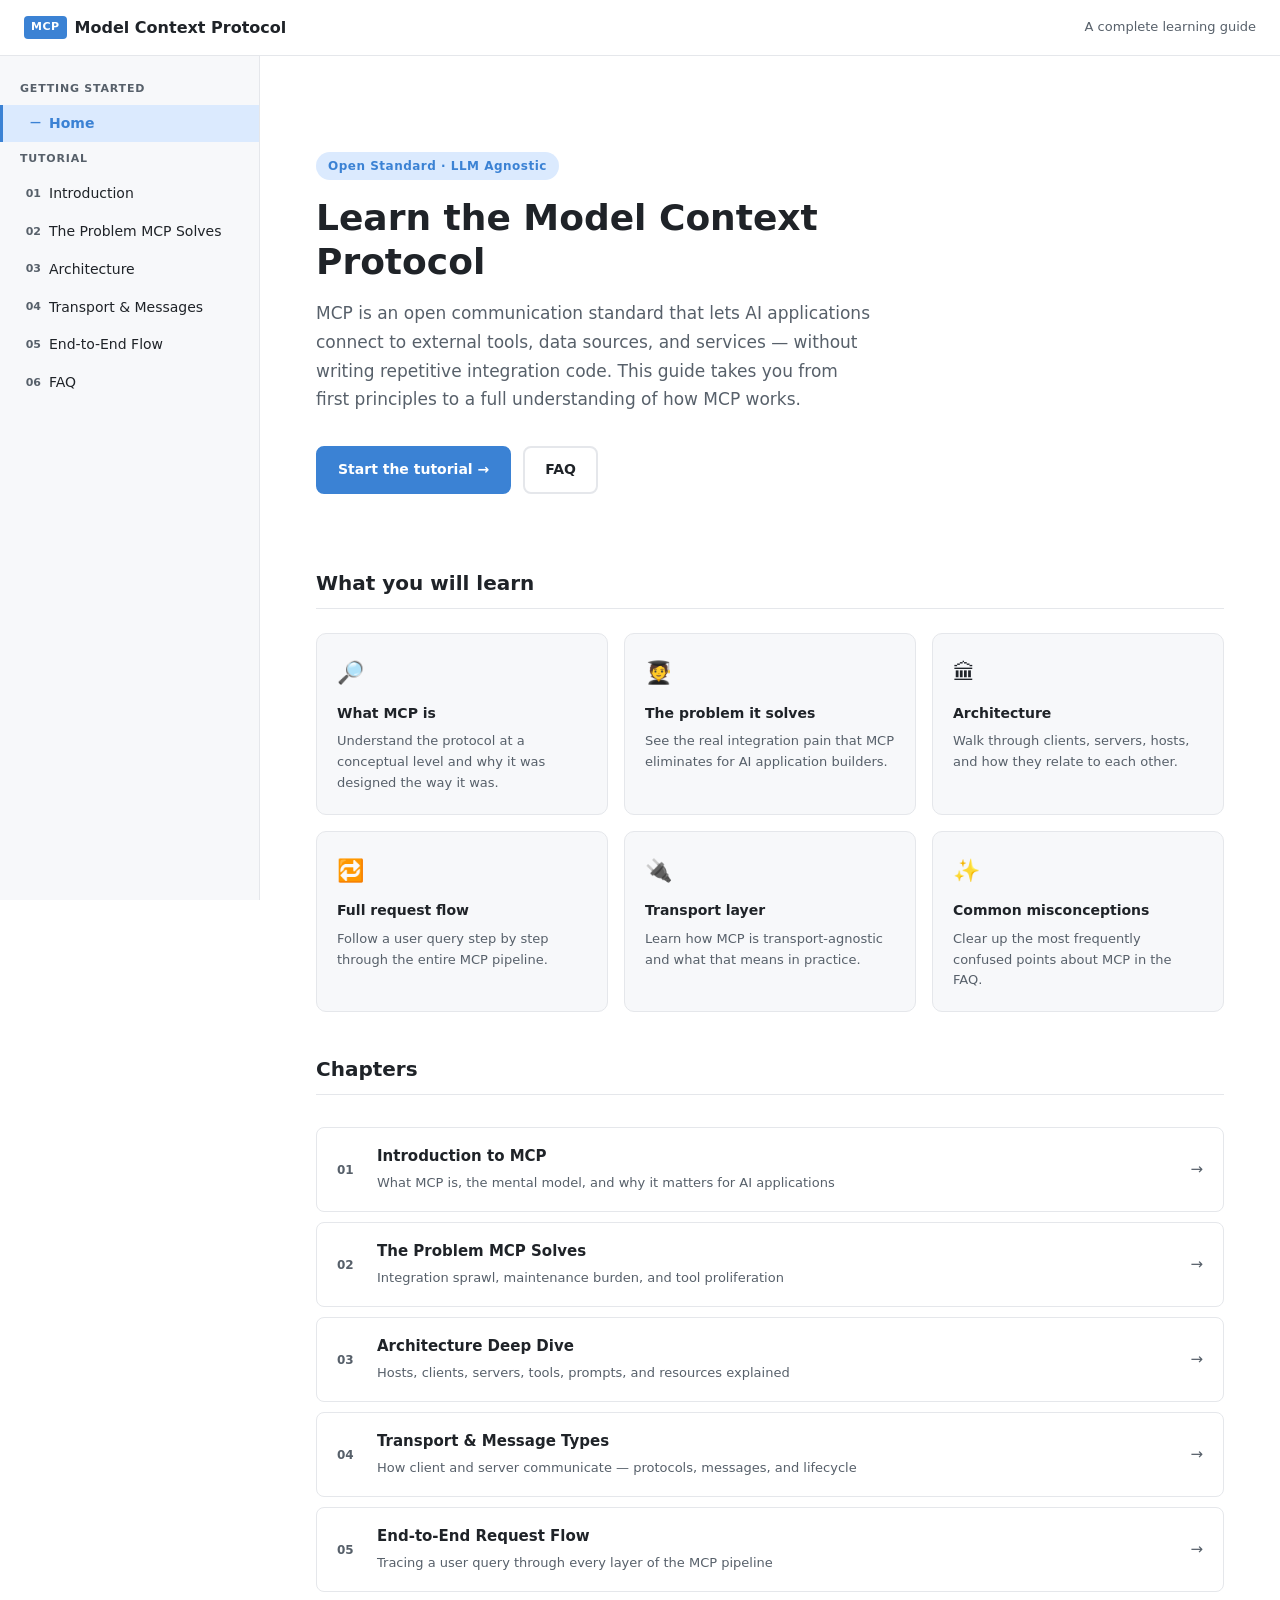
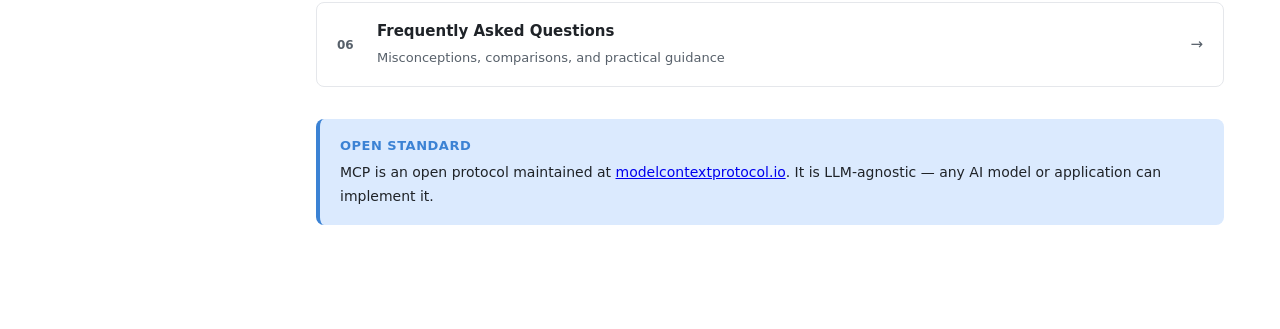
<file: index.html>
<!DOCTYPE html>
<html lang="en">
<head>
  <meta charset="UTF-8" />
  <meta name="viewport" content="width=device-width, initial-scale=1.0" />
  <title>MCP Tutorial — Model Context Protocol</title>
  <link rel="stylesheet" href="assets/style.css" />
</head>
<body>

<!-- ===== Header ===== -->
<header class="site-header">
  <a class="header-logo" href="index.html">
    <span class="logo-badge">MCP</span>
    Model Context Protocol
  </a>
  <span class="header-tagline">A complete learning guide</span>
</header>

<!-- ===== Sidebar ===== -->
<nav class="sidebar">
  <div class="sidebar-section">
    <div class="sidebar-section-title">Getting Started</div>
    <a href="index.html"><span class="step-num">—</span> Home</a>
  </div>
  <div class="sidebar-section">
    <div class="sidebar-section-title">Tutorial</div>
    <a href="docs/01-introduction.html"><span class="step-num">01</span> Introduction</a>
    <a href="docs/02-problem.html"><span class="step-num">02</span> The Problem MCP Solves</a>
    <a href="docs/03-architecture.html"><span class="step-num">03</span> Architecture</a>
    <a href="docs/04-transport.html"><span class="step-num">04</span> Transport &amp; Messages</a>
    <a href="docs/05-flow.html"><span class="step-num">05</span> End-to-End Flow</a>
    <a href="docs/06-faq.html"><span class="step-num">06</span> FAQ</a>
  </div>
</nav>

<!-- ===== Main ===== -->
<main class="main-content">

  <div class="hero">
    <div class="hero-badge">Open Standard · LLM Agnostic</div>
    <h1>Learn the Model Context<br>Protocol</h1>
    <p>
      MCP is an open communication standard that lets AI applications connect to external
      tools, data sources, and services — without writing repetitive integration code.
      This guide takes you from first principles to a full understanding of how MCP works.
    </p>
    <div class="btn-row">
      <a class="btn btn-primary" href="docs/01-introduction.html">Start the tutorial &rarr;</a>
      <a class="btn btn-outline" href="docs/06-faq.html">FAQ</a>
    </div>
  </div>

  <h2>What you will learn</h2>
  <div class="card-grid">
    <div class="card">
      <div class="card-icon">&#128270;</div>
      <h4>What MCP is</h4>
      <p>Understand the protocol at a conceptual level and why it was designed the way it was.</p>
    </div>
    <div class="card">
      <div class="card-icon">&#129489;&#8205;&#127891;</div>
      <h4>The problem it solves</h4>
      <p>See the real integration pain that MCP eliminates for AI application builders.</p>
    </div>
    <div class="card">
      <div class="card-icon">&#127963;</div>
      <h4>Architecture</h4>
      <p>Walk through clients, servers, hosts, and how they relate to each other.</p>
    </div>
    <div class="card">
      <div class="card-icon">&#128257;</div>
      <h4>Full request flow</h4>
      <p>Follow a user query step by step through the entire MCP pipeline.</p>
    </div>
    <div class="card">
      <div class="card-icon">&#128268;</div>
      <h4>Transport layer</h4>
      <p>Learn how MCP is transport-agnostic and what that means in practice.</p>
    </div>
    <div class="card">
      <div class="card-icon">&#10024;</div>
      <h4>Common misconceptions</h4>
      <p>Clear up the most frequently confused points about MCP in the FAQ.</p>
    </div>
  </div>

  <h2>Chapters</h2>
  <ul class="chapter-list">
    <li>
      <a href="docs/01-introduction.html">
        <span class="chapter-num">01</span>
        <span class="chapter-info">
          <strong>Introduction to MCP</strong>
          <span>What MCP is, the mental model, and why it matters for AI applications</span>
        </span>
        <span class="chapter-arrow">&rarr;</span>
      </a>
    </li>
    <li>
      <a href="docs/02-problem.html">
        <span class="chapter-num">02</span>
        <span class="chapter-info">
          <strong>The Problem MCP Solves</strong>
          <span>Integration sprawl, maintenance burden, and tool proliferation</span>
        </span>
        <span class="chapter-arrow">&rarr;</span>
      </a>
    </li>
    <li>
      <a href="docs/03-architecture.html">
        <span class="chapter-num">03</span>
        <span class="chapter-info">
          <strong>Architecture Deep Dive</strong>
          <span>Hosts, clients, servers, tools, prompts, and resources explained</span>
        </span>
        <span class="chapter-arrow">&rarr;</span>
      </a>
    </li>
    <li>
      <a href="docs/04-transport.html">
        <span class="chapter-num">04</span>
        <span class="chapter-info">
          <strong>Transport &amp; Message Types</strong>
          <span>How client and server communicate — protocols, messages, and lifecycle</span>
        </span>
        <span class="chapter-arrow">&rarr;</span>
      </a>
    </li>
    <li>
      <a href="docs/05-flow.html">
        <span class="chapter-num">05</span>
        <span class="chapter-info">
          <strong>End-to-End Request Flow</strong>
          <span>Tracing a user query through every layer of the MCP pipeline</span>
        </span>
        <span class="chapter-arrow">&rarr;</span>
      </a>
    </li>
    <li>
      <a href="docs/06-faq.html">
        <span class="chapter-num">06</span>
        <span class="chapter-info">
          <strong>Frequently Asked Questions</strong>
          <span>Misconceptions, comparisons, and practical guidance</span>
        </span>
        <span class="chapter-arrow">&rarr;</span>
      </a>
    </li>
  </ul>

  <div class="callout info">
    <div class="callout-title">Open Standard</div>
    MCP is an open protocol maintained at
    <a href="https://modelcontextprotocol.io" target="_blank" rel="noopener">modelcontextprotocol.io</a>.
    It is LLM-agnostic — any AI model or application can implement it.
  </div>

</main>

<script src="assets/nav.js"></script>
</body>
</html>
</file>
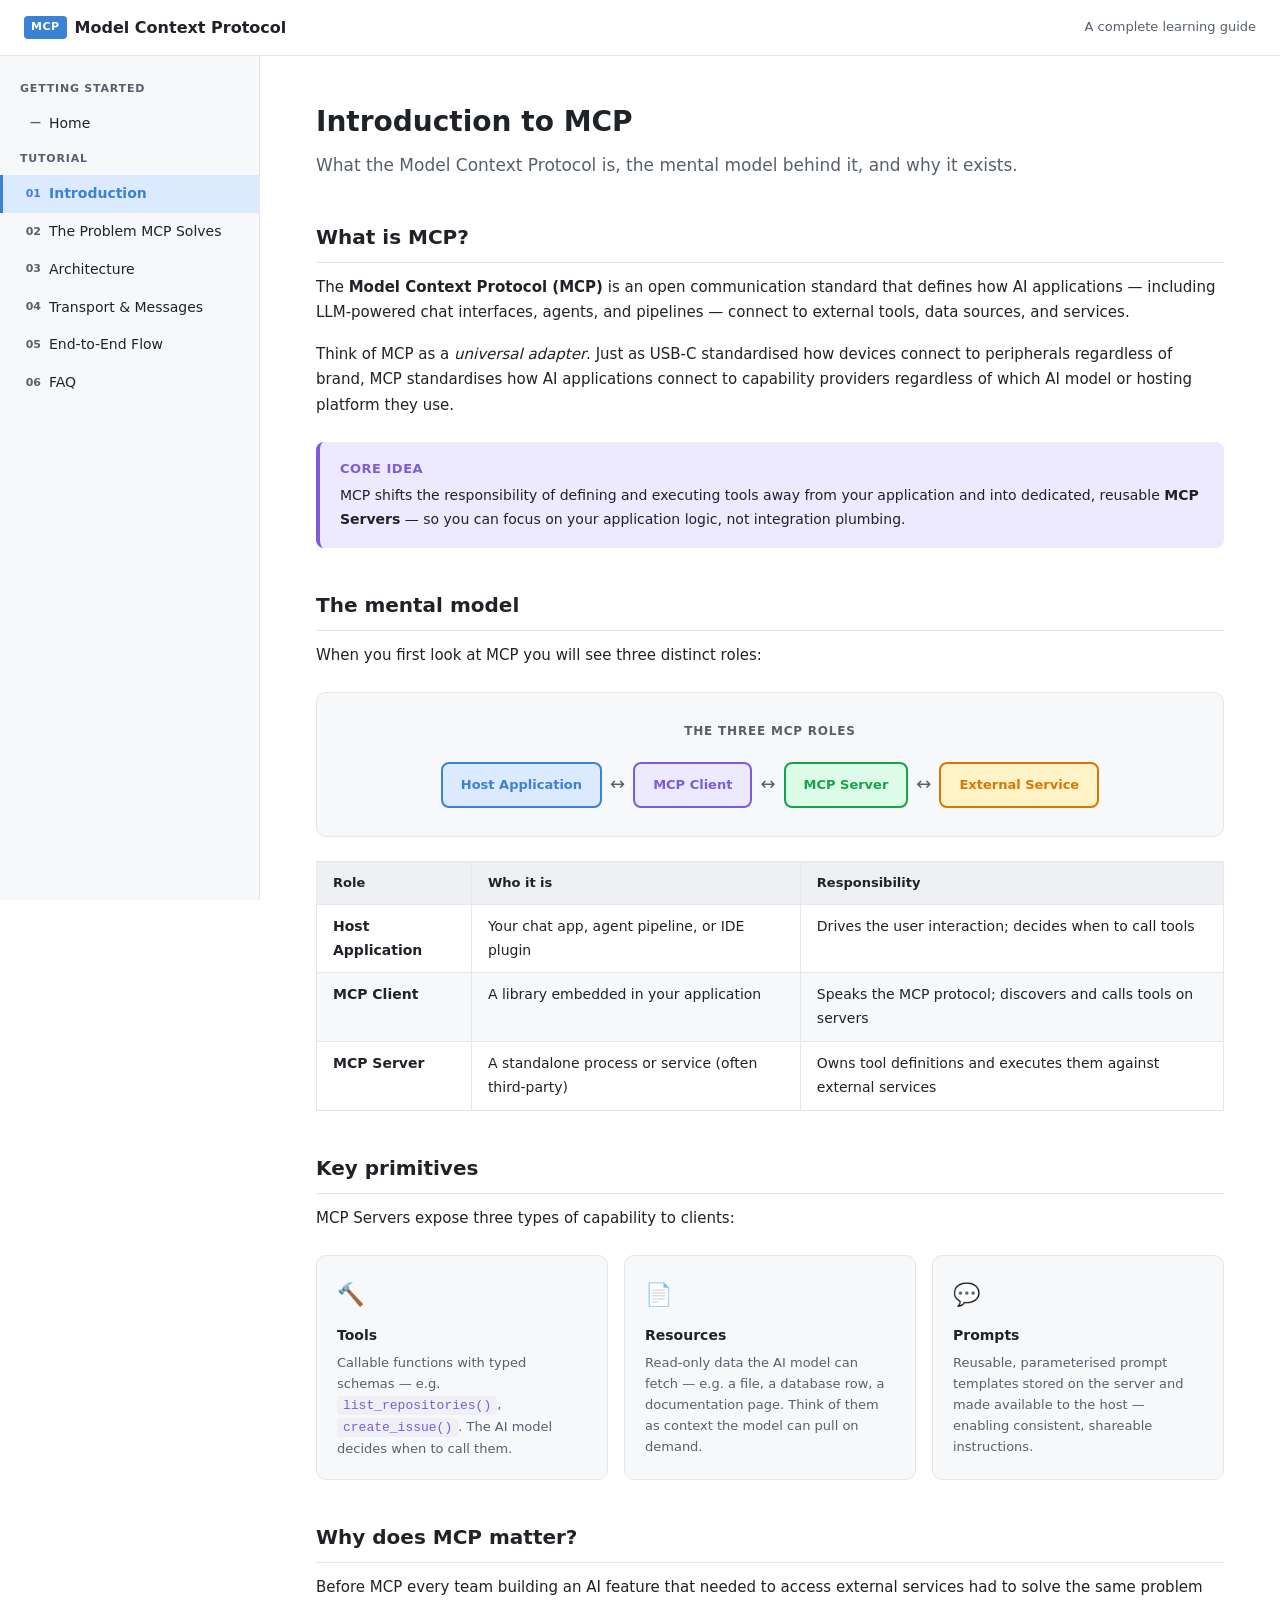
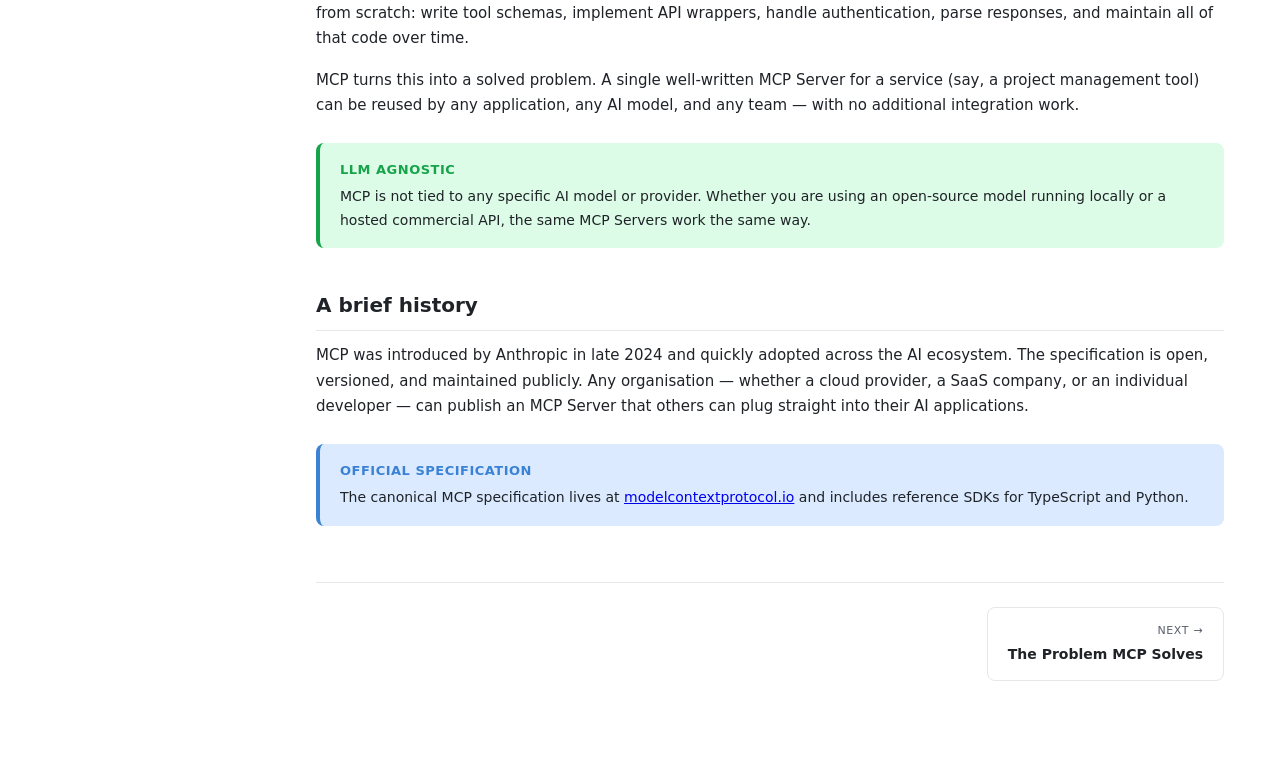
<file: docs/01-introduction.html>
<!DOCTYPE html>
<html lang="en">
<head>
  <meta charset="UTF-8" />
  <meta name="viewport" content="width=device-width, initial-scale=1.0" />
  <title>01 — Introduction to MCP</title>
  <link rel="stylesheet" href="../assets/style.css" />
</head>
<body>

<header class="site-header">
  <a class="header-logo" href="../index.html">
    <span class="logo-badge">MCP</span>
    Model Context Protocol
  </a>
  <span class="header-tagline">A complete learning guide</span>
</header>

<nav class="sidebar">
  <div class="sidebar-section">
    <div class="sidebar-section-title">Getting Started</div>
    <a href="../index.html"><span class="step-num">—</span> Home</a>
  </div>
  <div class="sidebar-section">
    <div class="sidebar-section-title">Tutorial</div>
    <a href="01-introduction.html"><span class="step-num">01</span> Introduction</a>
    <a href="02-problem.html"><span class="step-num">02</span> The Problem MCP Solves</a>
    <a href="03-architecture.html"><span class="step-num">03</span> Architecture</a>
    <a href="04-transport.html"><span class="step-num">04</span> Transport &amp; Messages</a>
    <a href="05-flow.html"><span class="step-num">05</span> End-to-End Flow</a>
    <a href="06-faq.html"><span class="step-num">06</span> FAQ</a>
  </div>
</nav>

<main class="main-content">

  <h1>Introduction to MCP</h1>
  <p class="page-subtitle">
    What the Model Context Protocol is, the mental model behind it, and why it exists.
  </p>

  <h2>What is MCP?</h2>
  <p>
    The <strong>Model Context Protocol (MCP)</strong> is an open communication standard that
    defines how AI applications — including LLM-powered chat interfaces, agents, and pipelines —
    connect to external tools, data sources, and services.
  </p>
  <p>
    Think of MCP as a <em>universal adapter</em>. Just as USB-C standardised how devices connect
    to peripherals regardless of brand, MCP standardises how AI applications connect to capability
    providers regardless of which AI model or hosting platform they use.
  </p>

  <div class="callout concept">
    <div class="callout-title">Core idea</div>
    MCP shifts the responsibility of defining and executing tools away from your application
    and into dedicated, reusable <strong>MCP Servers</strong> — so you can focus on your
    application logic, not integration plumbing.
  </div>

  <h2>The mental model</h2>
  <p>
    When you first look at MCP you will see three distinct roles:
  </p>

  <div class="diagram">
    <div class="diagram-title">The three MCP roles</div>
    <div class="arch-row">
      <div class="arch-box accent">Host Application</div>
      <div class="arch-arrow">&harr;</div>
      <div class="arch-box purple">MCP Client</div>
      <div class="arch-arrow">&harr;</div>
      <div class="arch-box green">MCP Server</div>
      <div class="arch-arrow">&harr;</div>
      <div class="arch-box amber">External Service</div>
    </div>
  </div>

  <table class="compare-table">
    <thead>
      <tr>
        <th>Role</th>
        <th>Who it is</th>
        <th>Responsibility</th>
      </tr>
    </thead>
    <tbody>
      <tr>
        <td><strong>Host Application</strong></td>
        <td>Your chat app, agent pipeline, or IDE plugin</td>
        <td>Drives the user interaction; decides when to call tools</td>
      </tr>
      <tr>
        <td><strong>MCP Client</strong></td>
        <td>A library embedded in your application</td>
        <td>Speaks the MCP protocol; discovers and calls tools on servers</td>
      </tr>
      <tr>
        <td><strong>MCP Server</strong></td>
        <td>A standalone process or service (often third-party)</td>
        <td>Owns tool definitions and executes them against external services</td>
      </tr>
    </tbody>
  </table>

  <h2>Key primitives</h2>
  <p>
    MCP Servers expose three types of capability to clients:
  </p>

  <div class="card-grid">
    <div class="card">
      <div class="card-icon">&#128296;</div>
      <h4>Tools</h4>
      <p>
        Callable functions with typed schemas — e.g.
        <code>list_repositories()</code>, <code>create_issue()</code>.
        The AI model decides when to call them.
      </p>
    </div>
    <div class="card">
      <div class="card-icon">&#128196;</div>
      <h4>Resources</h4>
      <p>
        Read-only data the AI model can fetch — e.g. a file, a database row,
        a documentation page. Think of them as context the model can pull on demand.
      </p>
    </div>
    <div class="card">
      <div class="card-icon">&#128172;</div>
      <h4>Prompts</h4>
      <p>
        Reusable, parameterised prompt templates stored on the server and made
        available to the host — enabling consistent, shareable instructions.
      </p>
    </div>
  </div>

  <h2>Why does MCP matter?</h2>
  <p>
    Before MCP every team building an AI feature that needed to access external services had
    to solve the same problem from scratch: write tool schemas, implement API wrappers,
    handle authentication, parse responses, and maintain all of that code over time.
  </p>
  <p>
    MCP turns this into a solved problem. A single well-written MCP Server for a service
    (say, a project management tool) can be reused by any application, any AI model, and
    any team — with no additional integration work.
  </p>

  <div class="callout tip">
    <div class="callout-title">LLM Agnostic</div>
    MCP is not tied to any specific AI model or provider. Whether you are using an open-source
    model running locally or a hosted commercial API, the same MCP Servers work the same way.
  </div>

  <h2>A brief history</h2>
  <p>
    MCP was introduced by Anthropic in late 2024 and quickly adopted across the AI ecosystem.
    The specification is open, versioned, and maintained publicly. Any organisation — whether
    a cloud provider, a SaaS company, or an individual developer — can publish an MCP Server
    that others can plug straight into their AI applications.
  </p>

  <div class="callout info">
    <div class="callout-title">Official specification</div>
    The canonical MCP specification lives at
    <a href="https://modelcontextprotocol.io" target="_blank" rel="noopener">modelcontextprotocol.io</a>
    and includes reference SDKs for TypeScript and Python.
  </div>

  <div class="page-nav">
    <span></span>
    <a class="next" href="02-problem.html">
      <span class="nav-direction">Next &rarr;</span>
      <span class="nav-title">The Problem MCP Solves</span>
    </a>
  </div>

</main>

<script src="../assets/nav.js"></script>
</body>
</html>
</file>
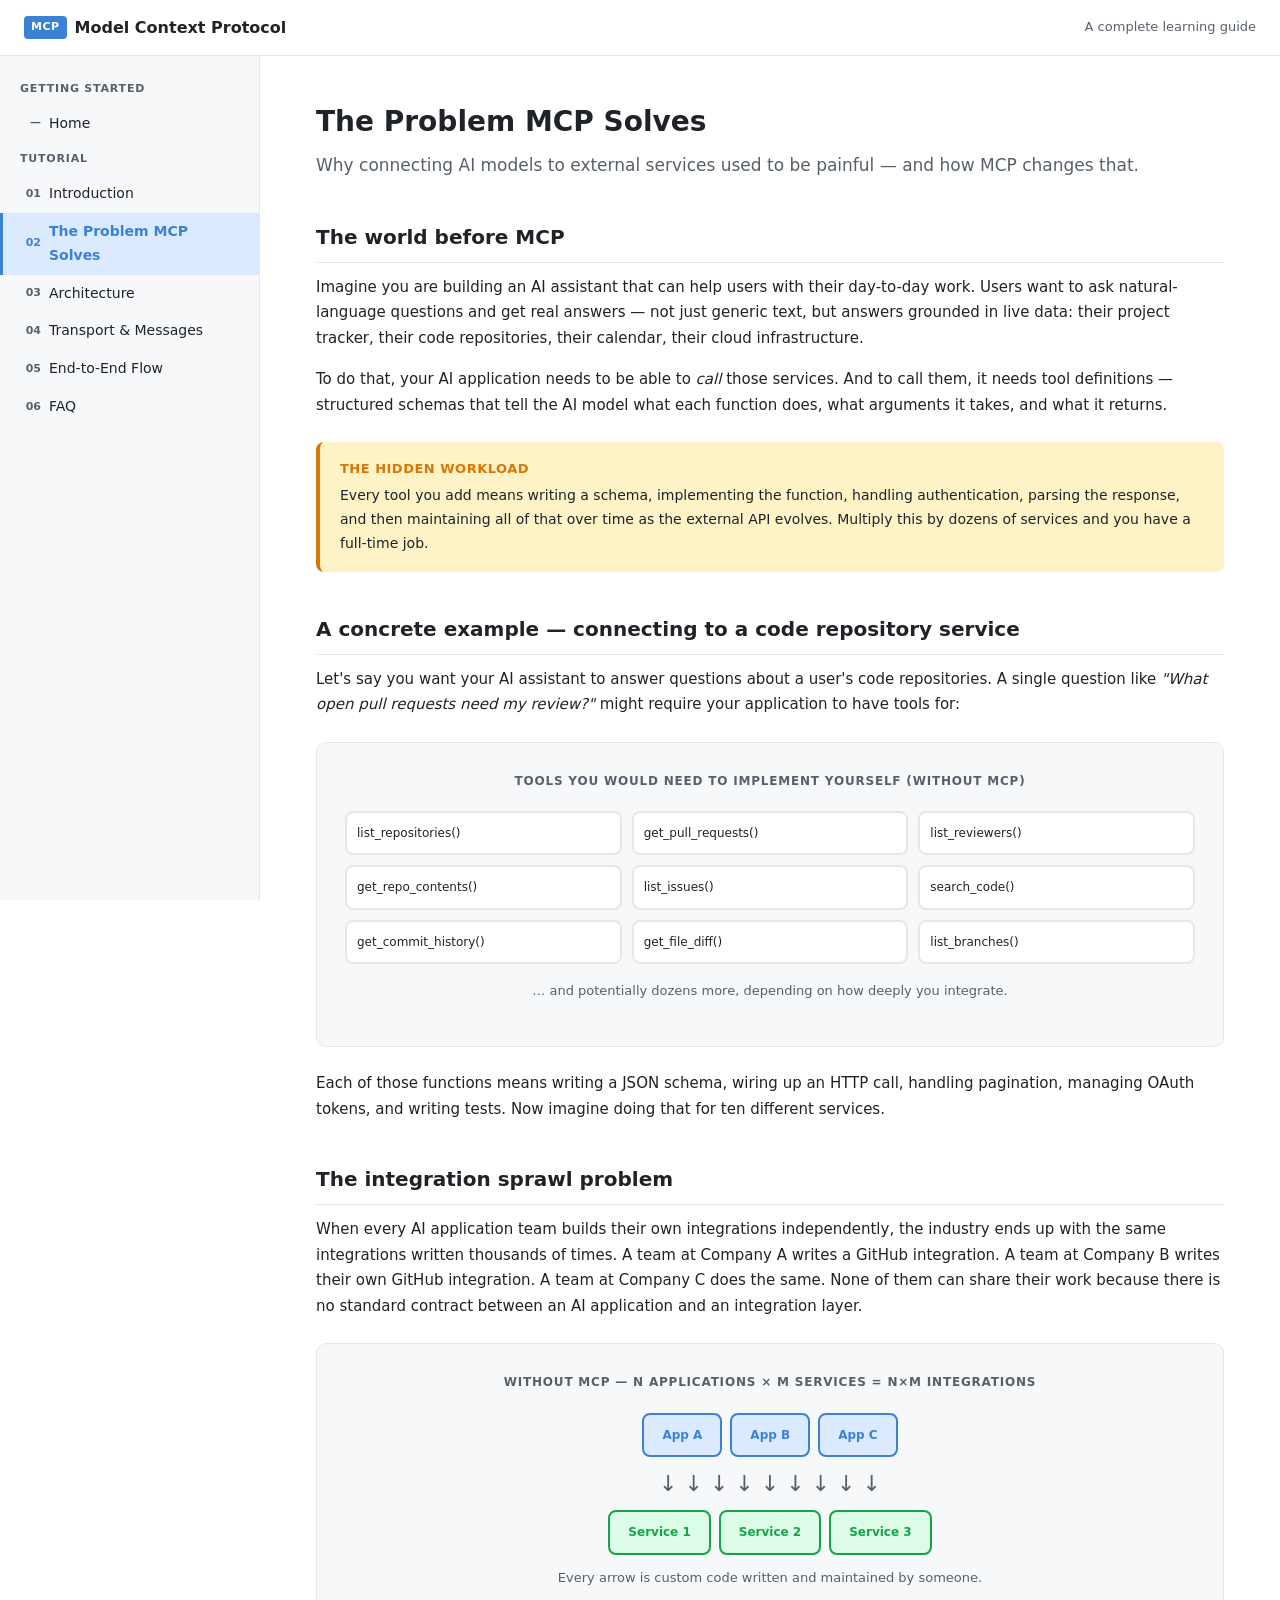
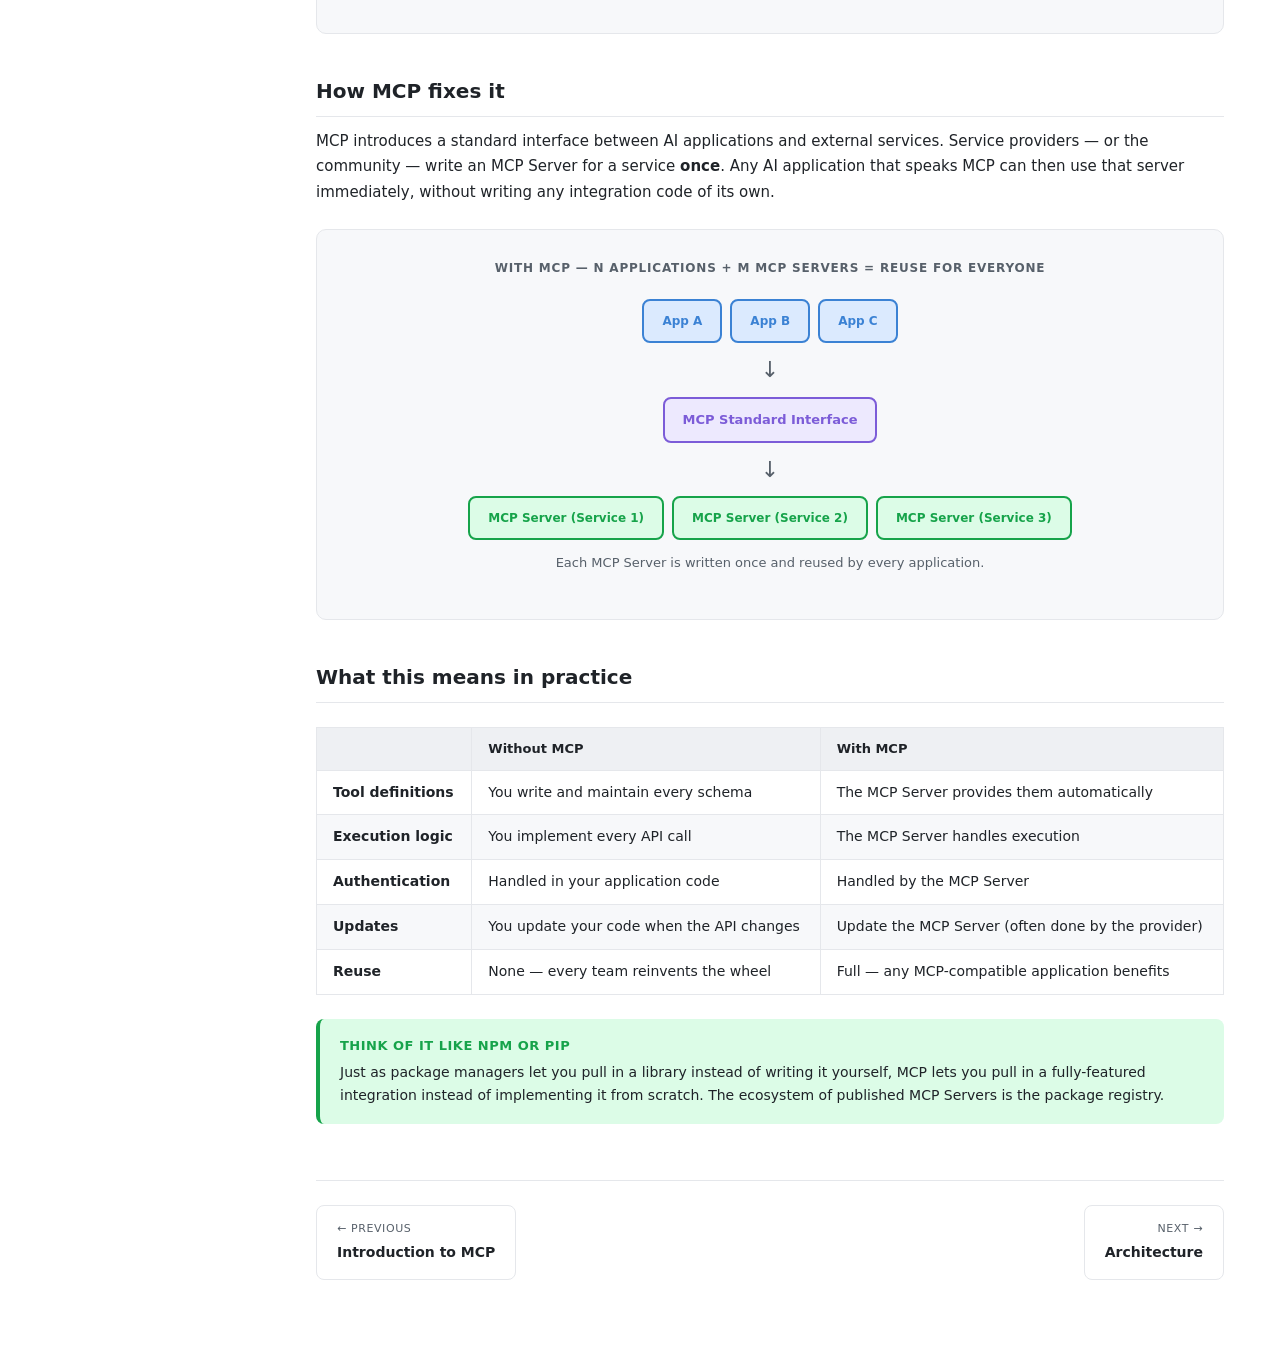
<file: docs/02-problem.html>
<!DOCTYPE html>
<html lang="en">
<head>
  <meta charset="UTF-8" />
  <meta name="viewport" content="width=device-width, initial-scale=1.0" />
  <title>02 — The Problem MCP Solves</title>
  <link rel="stylesheet" href="../assets/style.css" />
</head>
<body>

<header class="site-header">
  <a class="header-logo" href="../index.html">
    <span class="logo-badge">MCP</span>
    Model Context Protocol
  </a>
  <span class="header-tagline">A complete learning guide</span>
</header>

<nav class="sidebar">
  <div class="sidebar-section">
    <div class="sidebar-section-title">Getting Started</div>
    <a href="../index.html"><span class="step-num">—</span> Home</a>
  </div>
  <div class="sidebar-section">
    <div class="sidebar-section-title">Tutorial</div>
    <a href="01-introduction.html"><span class="step-num">01</span> Introduction</a>
    <a href="02-problem.html"><span class="step-num">02</span> The Problem MCP Solves</a>
    <a href="03-architecture.html"><span class="step-num">03</span> Architecture</a>
    <a href="04-transport.html"><span class="step-num">04</span> Transport &amp; Messages</a>
    <a href="05-flow.html"><span class="step-num">05</span> End-to-End Flow</a>
    <a href="06-faq.html"><span class="step-num">06</span> FAQ</a>
  </div>
</nav>

<main class="main-content">

  <h1>The Problem MCP Solves</h1>
  <p class="page-subtitle">
    Why connecting AI models to external services used to be painful — and how MCP changes that.
  </p>

  <h2>The world before MCP</h2>
  <p>
    Imagine you are building an AI assistant that can help users with their day-to-day work.
    Users want to ask natural-language questions and get real answers — not just generic text,
    but answers grounded in live data: their project tracker, their code repositories, their
    calendar, their cloud infrastructure.
  </p>
  <p>
    To do that, your AI application needs to be able to <em>call</em> those services. And to
    call them, it needs tool definitions — structured schemas that tell the AI model what each
    function does, what arguments it takes, and what it returns.
  </p>

  <div class="callout note">
    <div class="callout-title">The hidden workload</div>
    Every tool you add means writing a schema, implementing the function, handling authentication,
    parsing the response, and then maintaining all of that over time as the external API evolves.
    Multiply this by dozens of services and you have a full-time job.
  </div>

  <h2>A concrete example — connecting to a code repository service</h2>
  <p>
    Let's say you want your AI assistant to answer questions about a user's code repositories.
    A single question like <em>"What open pull requests need my review?"</em> might require
    your application to have tools for:
  </p>

  <div class="diagram">
    <div class="diagram-title">Tools you would need to implement yourself (without MCP)</div>
    <div style="display:grid; grid-template-columns: repeat(3,1fr); gap:10px; text-align:left;">
      <div class="arch-box" style="font-weight:400; font-size:12px; padding:10px;">list_repositories()</div>
      <div class="arch-box" style="font-weight:400; font-size:12px; padding:10px;">get_pull_requests()</div>
      <div class="arch-box" style="font-weight:400; font-size:12px; padding:10px;">list_reviewers()</div>
      <div class="arch-box" style="font-weight:400; font-size:12px; padding:10px;">get_repo_contents()</div>
      <div class="arch-box" style="font-weight:400; font-size:12px; padding:10px;">list_issues()</div>
      <div class="arch-box" style="font-weight:400; font-size:12px; padding:10px;">search_code()</div>
      <div class="arch-box" style="font-weight:400; font-size:12px; padding:10px;">get_commit_history()</div>
      <div class="arch-box" style="font-weight:400; font-size:12px; padding:10px;">get_file_diff()</div>
      <div class="arch-box" style="font-weight:400; font-size:12px; padding:10px;">list_branches()</div>
    </div>
    <p style="margin-top:16px; font-size:13px; color:var(--muted);">
      … and potentially dozens more, depending on how deeply you integrate.
    </p>
  </div>

  <p>
    Each of those functions means writing a JSON schema, wiring up an HTTP call, handling
    pagination, managing OAuth tokens, and writing tests. Now imagine doing that for ten
    different services.
  </p>

  <h2>The integration sprawl problem</h2>
  <p>
    When every AI application team builds their own integrations independently, the industry
    ends up with the same integrations written thousands of times. A team at Company A writes
    a GitHub integration. A team at Company B writes their own GitHub integration. A team at
    Company C does the same. None of them can share their work because there is no standard
    contract between an AI application and an integration layer.
  </p>

  <div class="diagram">
    <div class="diagram-title">Without MCP — N applications × M services = N×M integrations</div>
    <div class="arch-row" style="flex-wrap:wrap; gap:8px; justify-content:center;">
      <div class="arch-box accent" style="font-size:12px;">App A</div>
      <div class="arch-box accent" style="font-size:12px;">App B</div>
      <div class="arch-box accent" style="font-size:12px;">App C</div>
    </div>
    <div style="font-size:22px; color:var(--muted); margin:8px 0;">&#8595; &#8595; &#8595; &#8595; &#8595; &#8595; &#8595; &#8595; &#8595;</div>
    <div class="arch-row" style="flex-wrap:wrap; gap:8px; justify-content:center;">
      <div class="arch-box green" style="font-size:12px;">Service 1</div>
      <div class="arch-box green" style="font-size:12px;">Service 2</div>
      <div class="arch-box green" style="font-size:12px;">Service 3</div>
    </div>
    <p style="margin-top:12px; font-size:13px; color:var(--muted);">
      Every arrow is custom code written and maintained by someone.
    </p>
  </div>

  <h2>How MCP fixes it</h2>
  <p>
    MCP introduces a standard interface between AI applications and external services.
    Service providers — or the community — write an MCP Server for a service <strong>once</strong>.
    Any AI application that speaks MCP can then use that server immediately, without writing
    any integration code of its own.
  </p>

  <div class="diagram">
    <div class="diagram-title">With MCP — N applications + M MCP servers = reuse for everyone</div>
    <div class="arch-row" style="flex-wrap:wrap; gap:8px; justify-content:center;">
      <div class="arch-box accent" style="font-size:12px;">App A</div>
      <div class="arch-box accent" style="font-size:12px;">App B</div>
      <div class="arch-box accent" style="font-size:12px;">App C</div>
    </div>
    <div style="font-size:22px; color:var(--muted); margin:8px 0;">&#8595;</div>
    <div class="arch-box purple" style="margin: 0 auto 8px; width:fit-content; font-size:13px;">MCP Standard Interface</div>
    <div style="font-size:22px; color:var(--muted); margin:8px 0;">&#8595;</div>
    <div class="arch-row" style="flex-wrap:wrap; gap:8px; justify-content:center;">
      <div class="arch-box green" style="font-size:12px;">MCP Server (Service 1)</div>
      <div class="arch-box green" style="font-size:12px;">MCP Server (Service 2)</div>
      <div class="arch-box green" style="font-size:12px;">MCP Server (Service 3)</div>
    </div>
    <p style="margin-top:12px; font-size:13px; color:var(--muted);">
      Each MCP Server is written once and reused by every application.
    </p>
  </div>

  <h2>What this means in practice</h2>
  <table class="compare-table">
    <thead>
      <tr>
        <th></th>
        <th>Without MCP</th>
        <th>With MCP</th>
      </tr>
    </thead>
    <tbody>
      <tr>
        <td><strong>Tool definitions</strong></td>
        <td>You write and maintain every schema</td>
        <td>The MCP Server provides them automatically</td>
      </tr>
      <tr>
        <td><strong>Execution logic</strong></td>
        <td>You implement every API call</td>
        <td>The MCP Server handles execution</td>
      </tr>
      <tr>
        <td><strong>Authentication</strong></td>
        <td>Handled in your application code</td>
        <td>Handled by the MCP Server</td>
      </tr>
      <tr>
        <td><strong>Updates</strong></td>
        <td>You update your code when the API changes</td>
        <td>Update the MCP Server (often done by the provider)</td>
      </tr>
      <tr>
        <td><strong>Reuse</strong></td>
        <td>None — every team reinvents the wheel</td>
        <td>Full — any MCP-compatible application benefits</td>
      </tr>
    </tbody>
  </table>

  <div class="callout tip">
    <div class="callout-title">Think of it like npm or pip</div>
    Just as package managers let you pull in a library instead of writing it yourself, MCP
    lets you pull in a fully-featured integration instead of implementing it from scratch.
    The ecosystem of published MCP Servers is the package registry.
  </div>

  <div class="page-nav">
    <a class="prev" href="01-introduction.html">
      <span class="nav-direction">&larr; Previous</span>
      <span class="nav-title">Introduction to MCP</span>
    </a>
    <a class="next" href="03-architecture.html">
      <span class="nav-direction">Next &rarr;</span>
      <span class="nav-title">Architecture</span>
    </a>
  </div>

</main>

<script src="../assets/nav.js"></script>
</body>
</html>
</file>
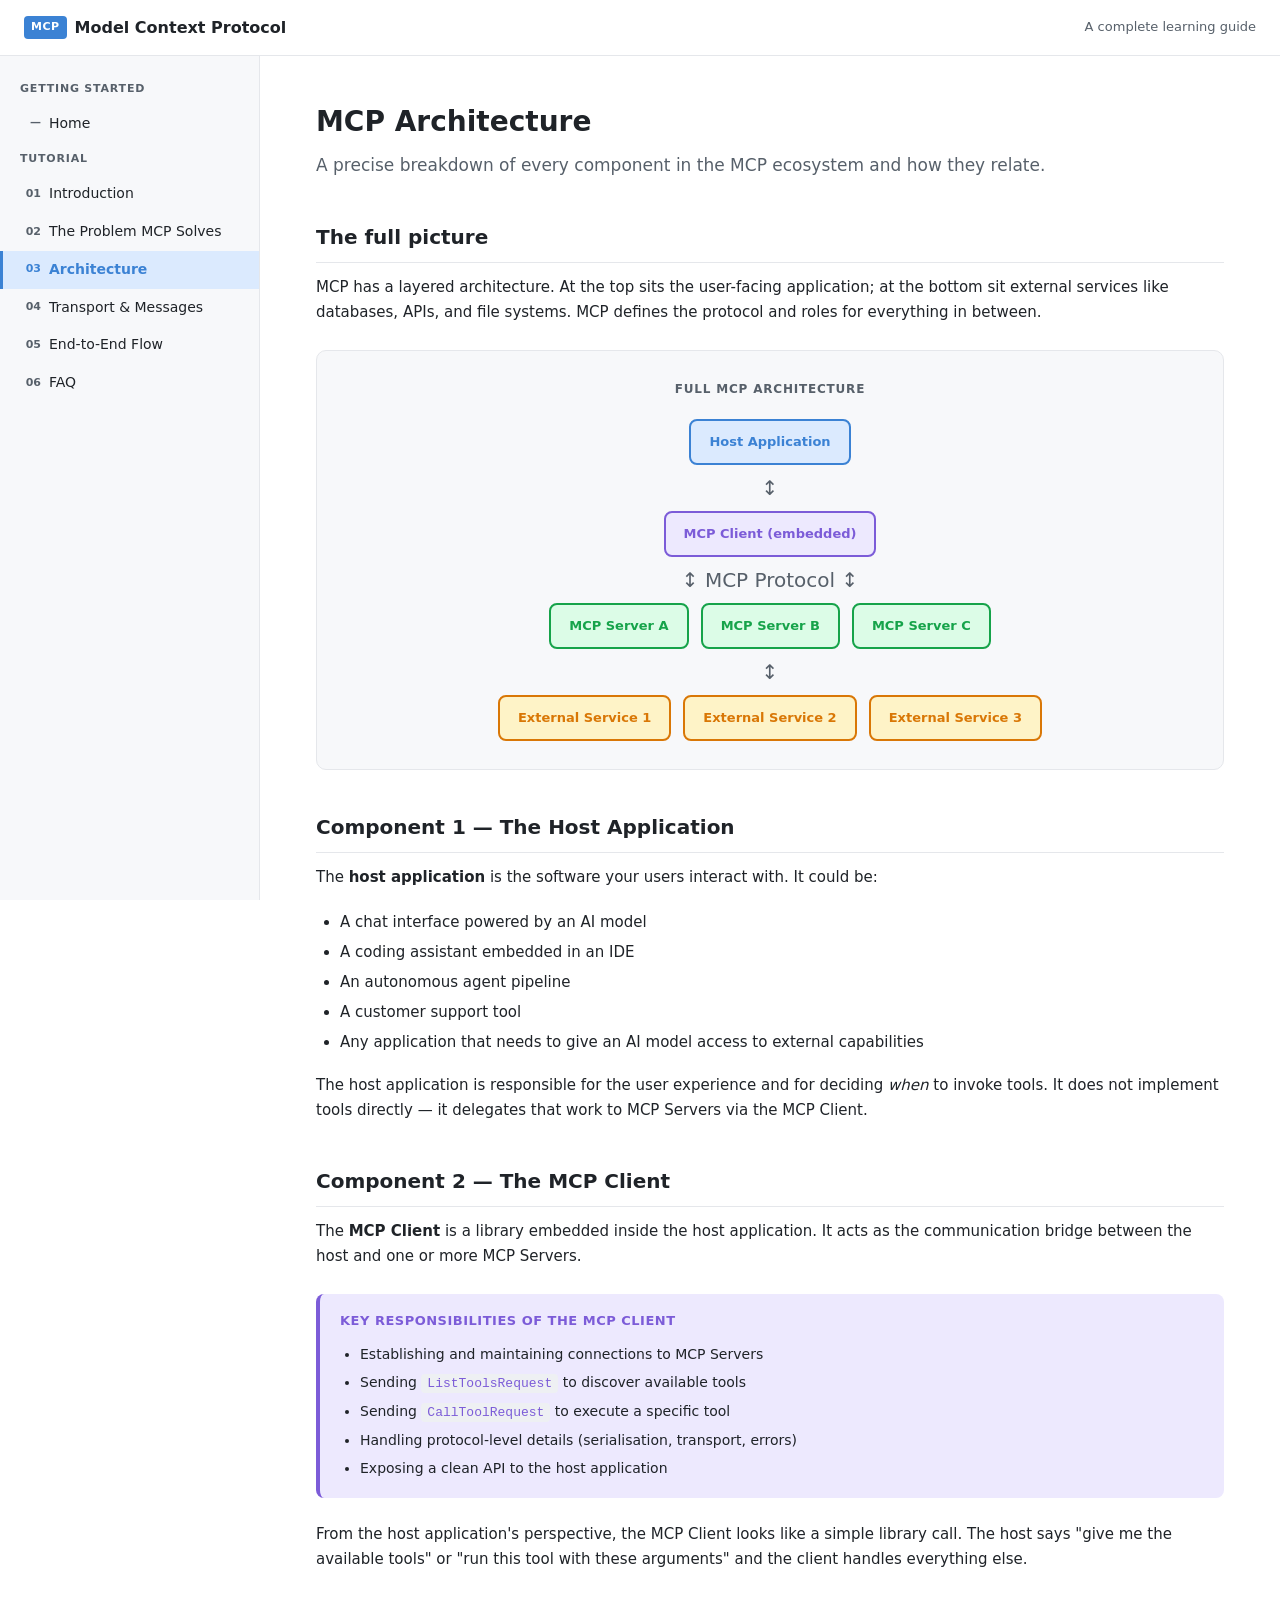
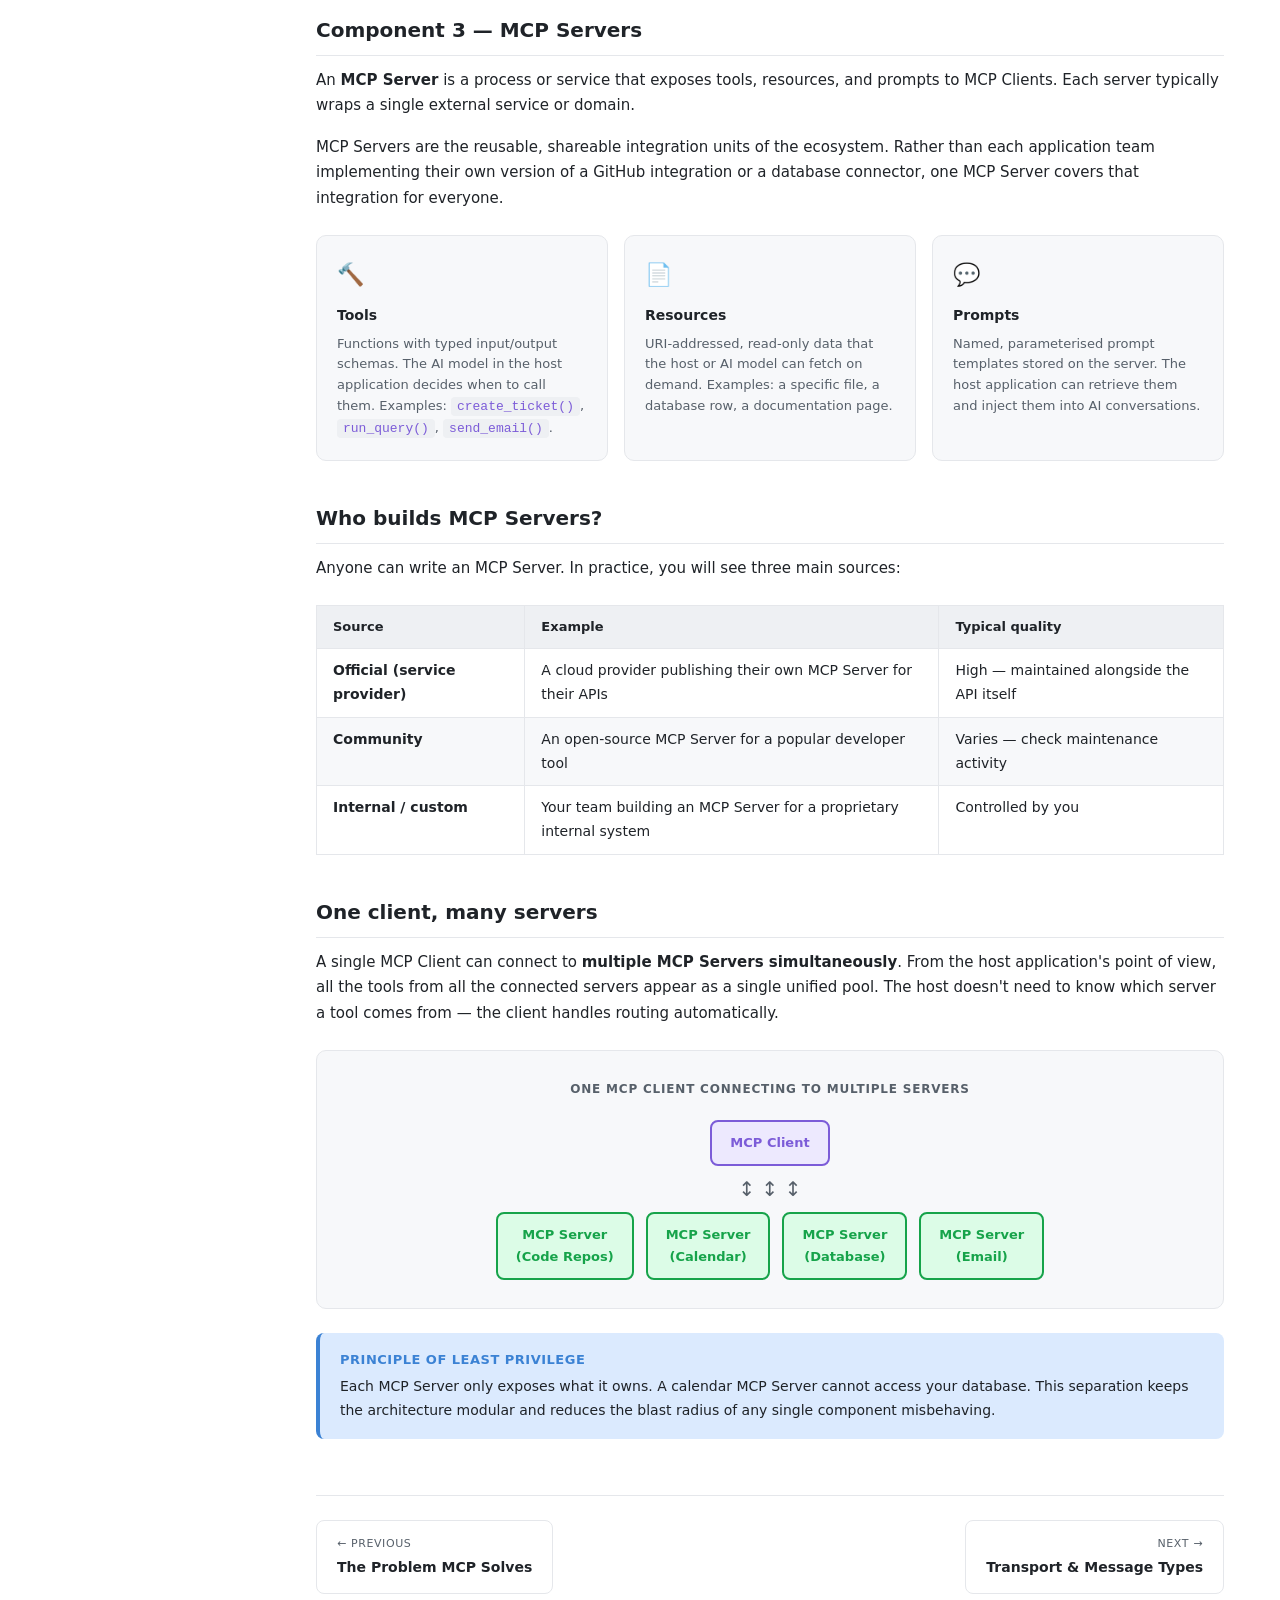
<file: docs/03-architecture.html>
<!DOCTYPE html>
<html lang="en">
<head>
  <meta charset="UTF-8" />
  <meta name="viewport" content="width=device-width, initial-scale=1.0" />
  <title>03 — MCP Architecture</title>
  <link rel="stylesheet" href="../assets/style.css" />
</head>
<body>

<header class="site-header">
  <a class="header-logo" href="../index.html">
    <span class="logo-badge">MCP</span>
    Model Context Protocol
  </a>
  <span class="header-tagline">A complete learning guide</span>
</header>

<nav class="sidebar">
  <div class="sidebar-section">
    <div class="sidebar-section-title">Getting Started</div>
    <a href="../index.html"><span class="step-num">—</span> Home</a>
  </div>
  <div class="sidebar-section">
    <div class="sidebar-section-title">Tutorial</div>
    <a href="01-introduction.html"><span class="step-num">01</span> Introduction</a>
    <a href="02-problem.html"><span class="step-num">02</span> The Problem MCP Solves</a>
    <a href="03-architecture.html"><span class="step-num">03</span> Architecture</a>
    <a href="04-transport.html"><span class="step-num">04</span> Transport &amp; Messages</a>
    <a href="05-flow.html"><span class="step-num">05</span> End-to-End Flow</a>
    <a href="06-faq.html"><span class="step-num">06</span> FAQ</a>
  </div>
</nav>

<main class="main-content">

  <h1>MCP Architecture</h1>
  <p class="page-subtitle">
    A precise breakdown of every component in the MCP ecosystem and how they relate.
  </p>

  <h2>The full picture</h2>
  <p>
    MCP has a layered architecture. At the top sits the user-facing application; at the bottom
    sit external services like databases, APIs, and file systems. MCP defines the protocol and
    roles for everything in between.
  </p>

  <div class="diagram">
    <div class="diagram-title">Full MCP architecture</div>
    <div class="arch-row">
      <div class="arch-box accent">Host Application</div>
    </div>
    <div style="font-size:20px;color:var(--muted);margin:6px 0;">&#8597;</div>
    <div class="arch-row">
      <div class="arch-box purple">MCP Client (embedded)</div>
    </div>
    <div style="font-size:20px;color:var(--muted);margin:6px 0;">&#8597; MCP Protocol &#8597;</div>
    <div class="arch-row" style="gap:12px; flex-wrap:wrap; justify-content:center;">
      <div class="arch-box green">MCP Server A</div>
      <div class="arch-box green">MCP Server B</div>
      <div class="arch-box green">MCP Server C</div>
    </div>
    <div style="font-size:20px;color:var(--muted);margin:6px 0;">&#8597;</div>
    <div class="arch-row" style="gap:12px; flex-wrap:wrap; justify-content:center;">
      <div class="arch-box amber">External Service 1</div>
      <div class="arch-box amber">External Service 2</div>
      <div class="arch-box amber">External Service 3</div>
    </div>
  </div>

  <h2>Component 1 — The Host Application</h2>
  <p>
    The <strong>host application</strong> is the software your users interact with. It could be:
  </p>
  <ul style="margin:0 0 16px 24px; line-height:2;">
    <li>A chat interface powered by an AI model</li>
    <li>A coding assistant embedded in an IDE</li>
    <li>An autonomous agent pipeline</li>
    <li>A customer support tool</li>
    <li>Any application that needs to give an AI model access to external capabilities</li>
  </ul>
  <p>
    The host application is responsible for the user experience and for deciding <em>when</em>
    to invoke tools. It does not implement tools directly — it delegates that work to MCP Servers
    via the MCP Client.
  </p>

  <h2>Component 2 — The MCP Client</h2>
  <p>
    The <strong>MCP Client</strong> is a library embedded inside the host application. It acts
    as the communication bridge between the host and one or more MCP Servers.
  </p>

  <div class="callout concept">
    <div class="callout-title">Key responsibilities of the MCP Client</div>
    <ul style="margin:8px 0 0 20px; line-height:2; font-size:14px;">
      <li>Establishing and maintaining connections to MCP Servers</li>
      <li>Sending <code>ListToolsRequest</code> to discover available tools</li>
      <li>Sending <code>CallToolRequest</code> to execute a specific tool</li>
      <li>Handling protocol-level details (serialisation, transport, errors)</li>
      <li>Exposing a clean API to the host application</li>
    </ul>
  </div>

  <p>
    From the host application's perspective, the MCP Client looks like a simple library call.
    The host says "give me the available tools" or "run this tool with these arguments" and
    the client handles everything else.
  </p>

  <h2>Component 3 — MCP Servers</h2>
  <p>
    An <strong>MCP Server</strong> is a process or service that exposes tools, resources, and
    prompts to MCP Clients. Each server typically wraps a single external service or domain.
  </p>
  <p>
    MCP Servers are the reusable, shareable integration units of the ecosystem. Rather than
    each application team implementing their own version of a GitHub integration or a database
    connector, one MCP Server covers that integration for everyone.
  </p>

  <div class="card-grid">
    <div class="card">
      <div class="card-icon">&#128296;</div>
      <h4>Tools</h4>
      <p>
        Functions with typed input/output schemas. The AI model in the host application
        decides when to call them. Examples: <code>create_ticket()</code>,
        <code>run_query()</code>, <code>send_email()</code>.
      </p>
    </div>
    <div class="card">
      <div class="card-icon">&#128196;</div>
      <h4>Resources</h4>
      <p>
        URI-addressed, read-only data that the host or AI model can fetch on demand.
        Examples: a specific file, a database row, a documentation page.
      </p>
    </div>
    <div class="card">
      <div class="card-icon">&#128172;</div>
      <h4>Prompts</h4>
      <p>
        Named, parameterised prompt templates stored on the server.
        The host application can retrieve them and inject them into AI conversations.
      </p>
    </div>
  </div>

  <h2>Who builds MCP Servers?</h2>
  <p>Anyone can write an MCP Server. In practice, you will see three main sources:</p>

  <table class="compare-table">
    <thead>
      <tr><th>Source</th><th>Example</th><th>Typical quality</th></tr>
    </thead>
    <tbody>
      <tr>
        <td><strong>Official (service provider)</strong></td>
        <td>A cloud provider publishing their own MCP Server for their APIs</td>
        <td>High — maintained alongside the API itself</td>
      </tr>
      <tr>
        <td><strong>Community</strong></td>
        <td>An open-source MCP Server for a popular developer tool</td>
        <td>Varies — check maintenance activity</td>
      </tr>
      <tr>
        <td><strong>Internal / custom</strong></td>
        <td>Your team building an MCP Server for a proprietary internal system</td>
        <td>Controlled by you</td>
      </tr>
    </tbody>
  </table>

  <h2>One client, many servers</h2>
  <p>
    A single MCP Client can connect to <strong>multiple MCP Servers simultaneously</strong>.
    From the host application's point of view, all the tools from all the connected servers
    appear as a single unified pool. The host doesn't need to know which server a tool comes
    from — the client handles routing automatically.
  </p>

  <div class="diagram">
    <div class="diagram-title">One MCP Client connecting to multiple servers</div>
    <div class="arch-row">
      <div class="arch-box purple">MCP Client</div>
    </div>
    <div style="font-size:20px;color:var(--muted);margin:6px 0;">&#8597; &#8597; &#8597;</div>
    <div class="arch-row" style="gap:12px; flex-wrap:wrap; justify-content:center;">
      <div class="arch-box green" style="font-size:13px;">MCP Server<br>(Code Repos)</div>
      <div class="arch-box green" style="font-size:13px;">MCP Server<br>(Calendar)</div>
      <div class="arch-box green" style="font-size:13px;">MCP Server<br>(Database)</div>
      <div class="arch-box green" style="font-size:13px;">MCP Server<br>(Email)</div>
    </div>
  </div>

  <div class="callout info">
    <div class="callout-title">Principle of least privilege</div>
    Each MCP Server only exposes what it owns. A calendar MCP Server cannot access your
    database. This separation keeps the architecture modular and reduces the blast radius
    of any single component misbehaving.
  </div>

  <div class="page-nav">
    <a class="prev" href="02-problem.html">
      <span class="nav-direction">&larr; Previous</span>
      <span class="nav-title">The Problem MCP Solves</span>
    </a>
    <a class="next" href="04-transport.html">
      <span class="nav-direction">Next &rarr;</span>
      <span class="nav-title">Transport &amp; Message Types</span>
    </a>
  </div>

</main>

<script src="../assets/nav.js"></script>
</body>
</html>
</file>
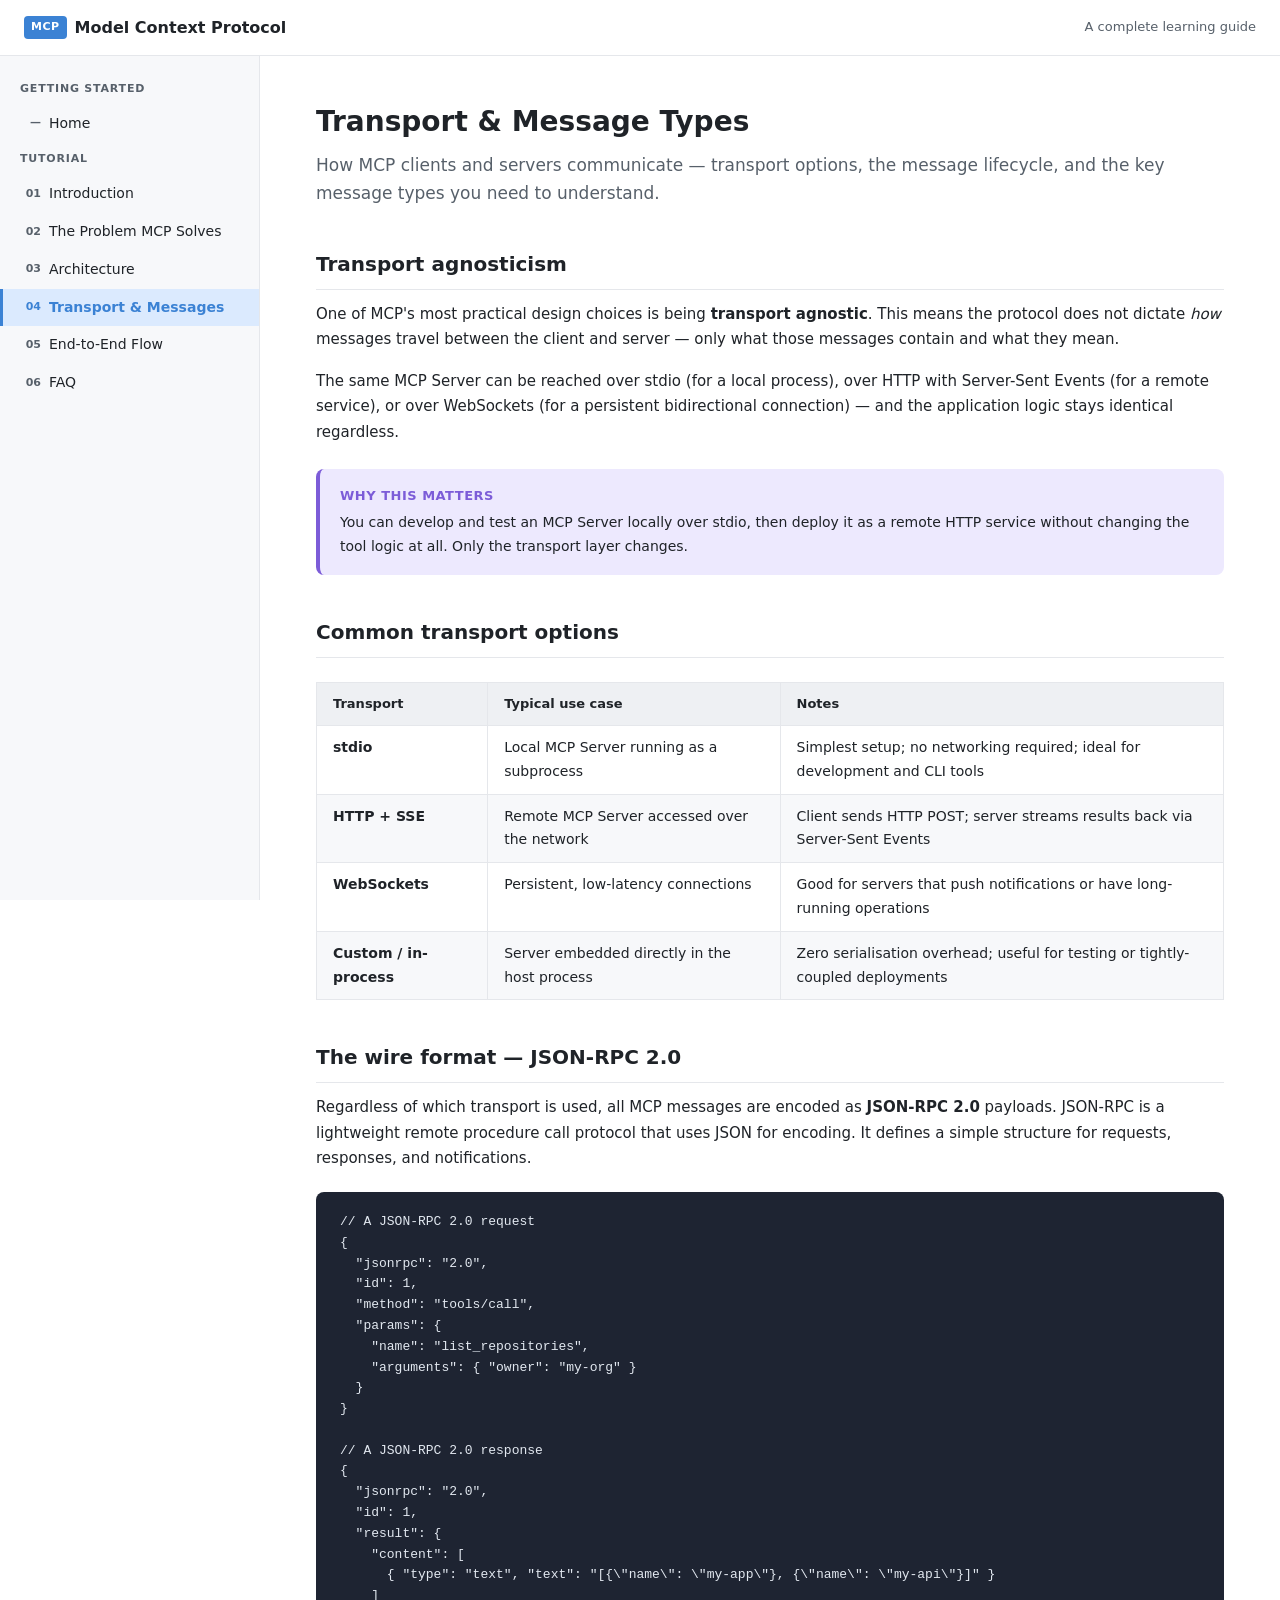
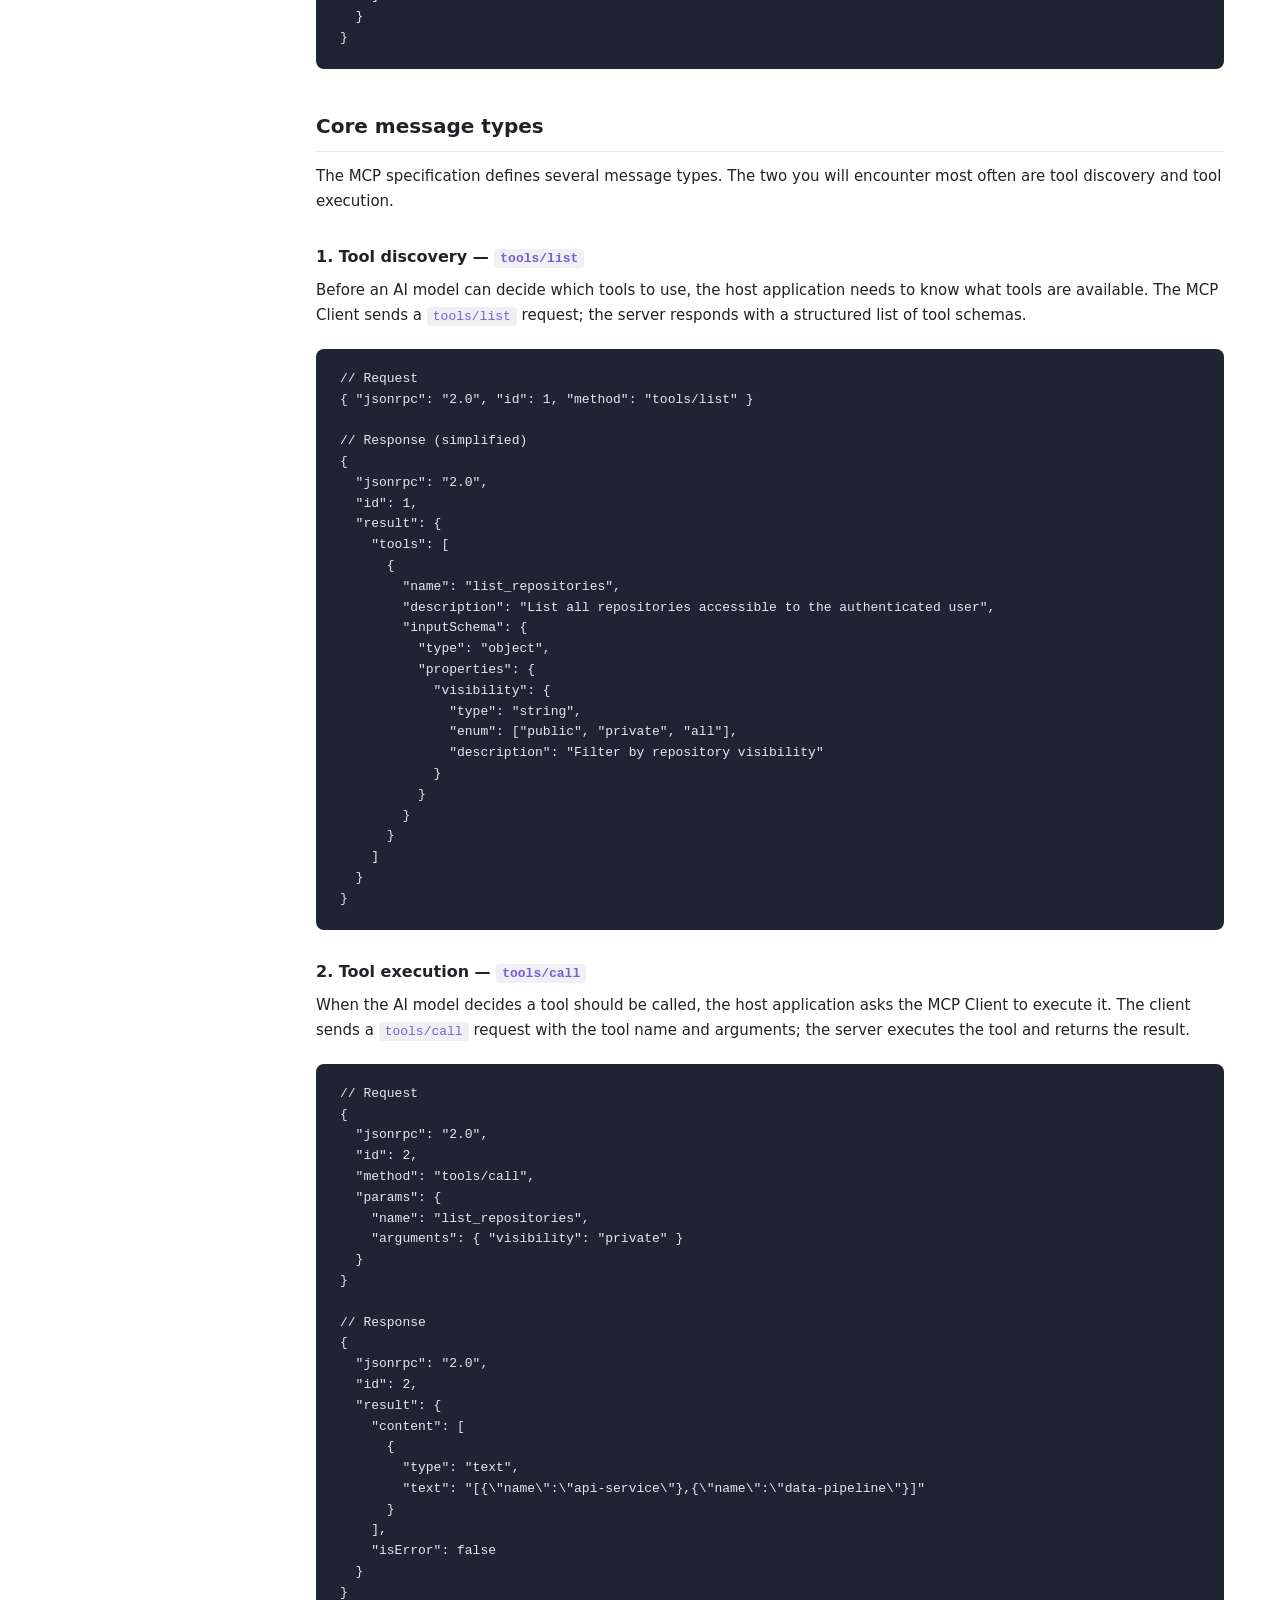
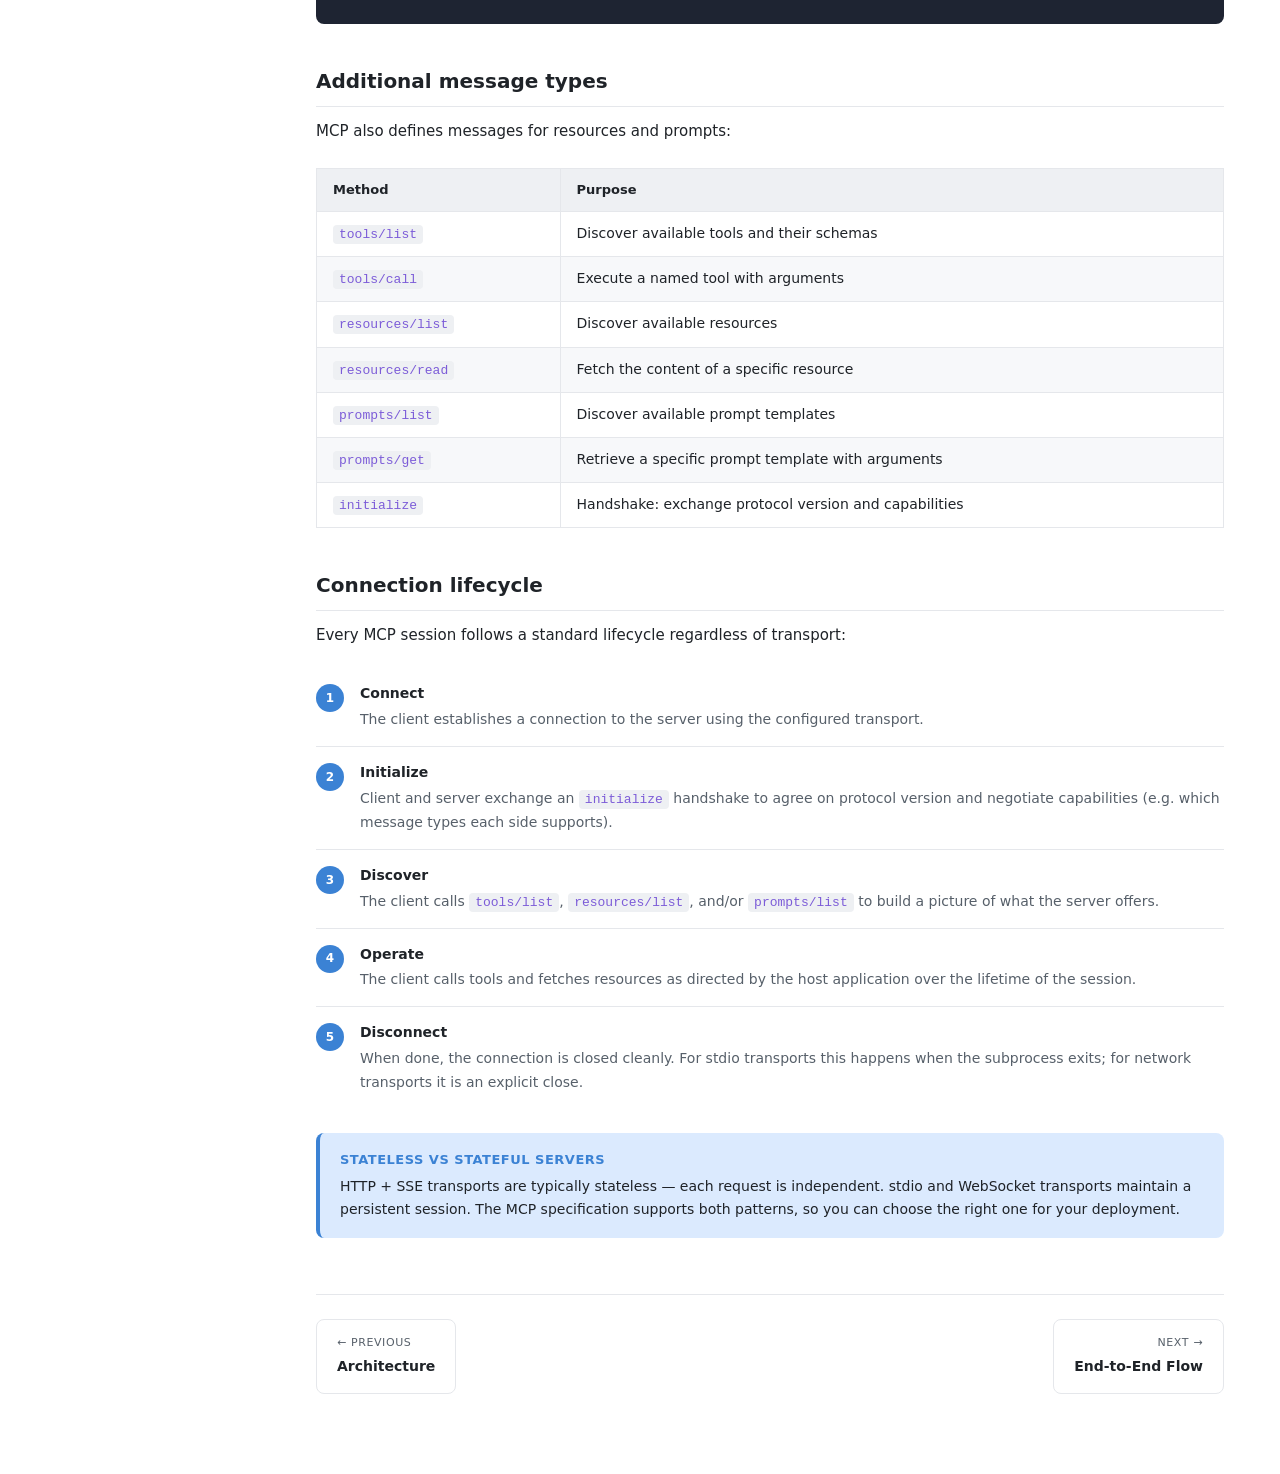
<file: docs/04-transport.html>
<!DOCTYPE html>
<html lang="en">
<head>
  <meta charset="UTF-8" />
  <meta name="viewport" content="width=device-width, initial-scale=1.0" />
  <title>04 — Transport &amp; Message Types</title>
  <link rel="stylesheet" href="../assets/style.css" />
</head>
<body>

<header class="site-header">
  <a class="header-logo" href="../index.html">
    <span class="logo-badge">MCP</span>
    Model Context Protocol
  </a>
  <span class="header-tagline">A complete learning guide</span>
</header>

<nav class="sidebar">
  <div class="sidebar-section">
    <div class="sidebar-section-title">Getting Started</div>
    <a href="../index.html"><span class="step-num">—</span> Home</a>
  </div>
  <div class="sidebar-section">
    <div class="sidebar-section-title">Tutorial</div>
    <a href="01-introduction.html"><span class="step-num">01</span> Introduction</a>
    <a href="02-problem.html"><span class="step-num">02</span> The Problem MCP Solves</a>
    <a href="03-architecture.html"><span class="step-num">03</span> Architecture</a>
    <a href="04-transport.html"><span class="step-num">04</span> Transport &amp; Messages</a>
    <a href="05-flow.html"><span class="step-num">05</span> End-to-End Flow</a>
    <a href="06-faq.html"><span class="step-num">06</span> FAQ</a>
  </div>
</nav>

<main class="main-content">

  <h1>Transport &amp; Message Types</h1>
  <p class="page-subtitle">
    How MCP clients and servers communicate — transport options, the message lifecycle,
    and the key message types you need to understand.
  </p>

  <h2>Transport agnosticism</h2>
  <p>
    One of MCP's most practical design choices is being <strong>transport agnostic</strong>.
    This means the protocol does not dictate <em>how</em> messages travel between the client
    and server — only what those messages contain and what they mean.
  </p>
  <p>
    The same MCP Server can be reached over stdio (for a local process), over HTTP with
    Server-Sent Events (for a remote service), or over WebSockets (for a persistent
    bidirectional connection) — and the application logic stays identical regardless.
  </p>

  <div class="callout concept">
    <div class="callout-title">Why this matters</div>
    You can develop and test an MCP Server locally over stdio, then deploy it as a remote
    HTTP service without changing the tool logic at all. Only the transport layer changes.
  </div>

  <h2>Common transport options</h2>

  <table class="compare-table">
    <thead>
      <tr>
        <th>Transport</th>
        <th>Typical use case</th>
        <th>Notes</th>
      </tr>
    </thead>
    <tbody>
      <tr>
        <td><strong>stdio</strong></td>
        <td>Local MCP Server running as a subprocess</td>
        <td>Simplest setup; no networking required; ideal for development and CLI tools</td>
      </tr>
      <tr>
        <td><strong>HTTP + SSE</strong></td>
        <td>Remote MCP Server accessed over the network</td>
        <td>Client sends HTTP POST; server streams results back via Server-Sent Events</td>
      </tr>
      <tr>
        <td><strong>WebSockets</strong></td>
        <td>Persistent, low-latency connections</td>
        <td>Good for servers that push notifications or have long-running operations</td>
      </tr>
      <tr>
        <td><strong>Custom / in-process</strong></td>
        <td>Server embedded directly in the host process</td>
        <td>Zero serialisation overhead; useful for testing or tightly-coupled deployments</td>
      </tr>
    </tbody>
  </table>

  <h2>The wire format — JSON-RPC 2.0</h2>
  <p>
    Regardless of which transport is used, all MCP messages are encoded as
    <strong>JSON-RPC 2.0</strong> payloads. JSON-RPC is a lightweight remote procedure call
    protocol that uses JSON for encoding. It defines a simple structure for requests, responses,
    and notifications.
  </p>

  <pre><code>// A JSON-RPC 2.0 request
{
  "jsonrpc": "2.0",
  "id": 1,
  "method": "tools/call",
  "params": {
    "name": "list_repositories",
    "arguments": { "owner": "my-org" }
  }
}

// A JSON-RPC 2.0 response
{
  "jsonrpc": "2.0",
  "id": 1,
  "result": {
    "content": [
      { "type": "text", "text": "[{\"name\": \"my-app\"}, {\"name\": \"my-api\"}]" }
    ]
  }
}</code></pre>

  <h2>Core message types</h2>
  <p>
    The MCP specification defines several message types. The two you will encounter most often
    are tool discovery and tool execution.
  </p>

  <h3>1. Tool discovery — <code>tools/list</code></h3>
  <p>
    Before an AI model can decide which tools to use, the host application needs to know
    what tools are available. The MCP Client sends a <code>tools/list</code> request; the
    server responds with a structured list of tool schemas.
  </p>

  <pre><code>// Request
{ "jsonrpc": "2.0", "id": 1, "method": "tools/list" }

// Response (simplified)
{
  "jsonrpc": "2.0",
  "id": 1,
  "result": {
    "tools": [
      {
        "name": "list_repositories",
        "description": "List all repositories accessible to the authenticated user",
        "inputSchema": {
          "type": "object",
          "properties": {
            "visibility": {
              "type": "string",
              "enum": ["public", "private", "all"],
              "description": "Filter by repository visibility"
            }
          }
        }
      }
    ]
  }
}</code></pre>

  <h3>2. Tool execution — <code>tools/call</code></h3>
  <p>
    When the AI model decides a tool should be called, the host application asks the MCP
    Client to execute it. The client sends a <code>tools/call</code> request with the tool
    name and arguments; the server executes the tool and returns the result.
  </p>

  <pre><code>// Request
{
  "jsonrpc": "2.0",
  "id": 2,
  "method": "tools/call",
  "params": {
    "name": "list_repositories",
    "arguments": { "visibility": "private" }
  }
}

// Response
{
  "jsonrpc": "2.0",
  "id": 2,
  "result": {
    "content": [
      {
        "type": "text",
        "text": "[{\"name\":\"api-service\"},{\"name\":\"data-pipeline\"}]"
      }
    ],
    "isError": false
  }
}</code></pre>

  <h2>Additional message types</h2>
  <p>MCP also defines messages for resources and prompts:</p>

  <table class="compare-table">
    <thead>
      <tr><th>Method</th><th>Purpose</th></tr>
    </thead>
    <tbody>
      <tr><td><code>tools/list</code></td><td>Discover available tools and their schemas</td></tr>
      <tr><td><code>tools/call</code></td><td>Execute a named tool with arguments</td></tr>
      <tr><td><code>resources/list</code></td><td>Discover available resources</td></tr>
      <tr><td><code>resources/read</code></td><td>Fetch the content of a specific resource</td></tr>
      <tr><td><code>prompts/list</code></td><td>Discover available prompt templates</td></tr>
      <tr><td><code>prompts/get</code></td><td>Retrieve a specific prompt template with arguments</td></tr>
      <tr><td><code>initialize</code></td><td>Handshake: exchange protocol version and capabilities</td></tr>
    </tbody>
  </table>

  <h2>Connection lifecycle</h2>
  <p>
    Every MCP session follows a standard lifecycle regardless of transport:
  </p>

  <ul class="step-list">
    <li>
      <div class="step-badge">1</div>
      <div class="step-text">
        <strong>Connect</strong>
        <p>The client establishes a connection to the server using the configured transport.</p>
      </div>
    </li>
    <li>
      <div class="step-badge">2</div>
      <div class="step-text">
        <strong>Initialize</strong>
        <p>Client and server exchange an <code>initialize</code> handshake to agree on
        protocol version and negotiate capabilities (e.g. which message types each side supports).</p>
      </div>
    </li>
    <li>
      <div class="step-badge">3</div>
      <div class="step-text">
        <strong>Discover</strong>
        <p>The client calls <code>tools/list</code>, <code>resources/list</code>, and/or
        <code>prompts/list</code> to build a picture of what the server offers.</p>
      </div>
    </li>
    <li>
      <div class="step-badge">4</div>
      <div class="step-text">
        <strong>Operate</strong>
        <p>The client calls tools and fetches resources as directed by the host application
        over the lifetime of the session.</p>
      </div>
    </li>
    <li>
      <div class="step-badge">5</div>
      <div class="step-text">
        <strong>Disconnect</strong>
        <p>When done, the connection is closed cleanly. For stdio transports this happens
        when the subprocess exits; for network transports it is an explicit close.</p>
      </div>
    </li>
  </ul>

  <div class="callout info">
    <div class="callout-title">Stateless vs stateful servers</div>
    HTTP + SSE transports are typically stateless — each request is independent. stdio and
    WebSocket transports maintain a persistent session. The MCP specification supports both
    patterns, so you can choose the right one for your deployment.
  </div>

  <div class="page-nav">
    <a class="prev" href="03-architecture.html">
      <span class="nav-direction">&larr; Previous</span>
      <span class="nav-title">Architecture</span>
    </a>
    <a class="next" href="05-flow.html">
      <span class="nav-direction">Next &rarr;</span>
      <span class="nav-title">End-to-End Flow</span>
    </a>
  </div>

</main>

<script src="../assets/nav.js"></script>
</body>
</html>
</file>
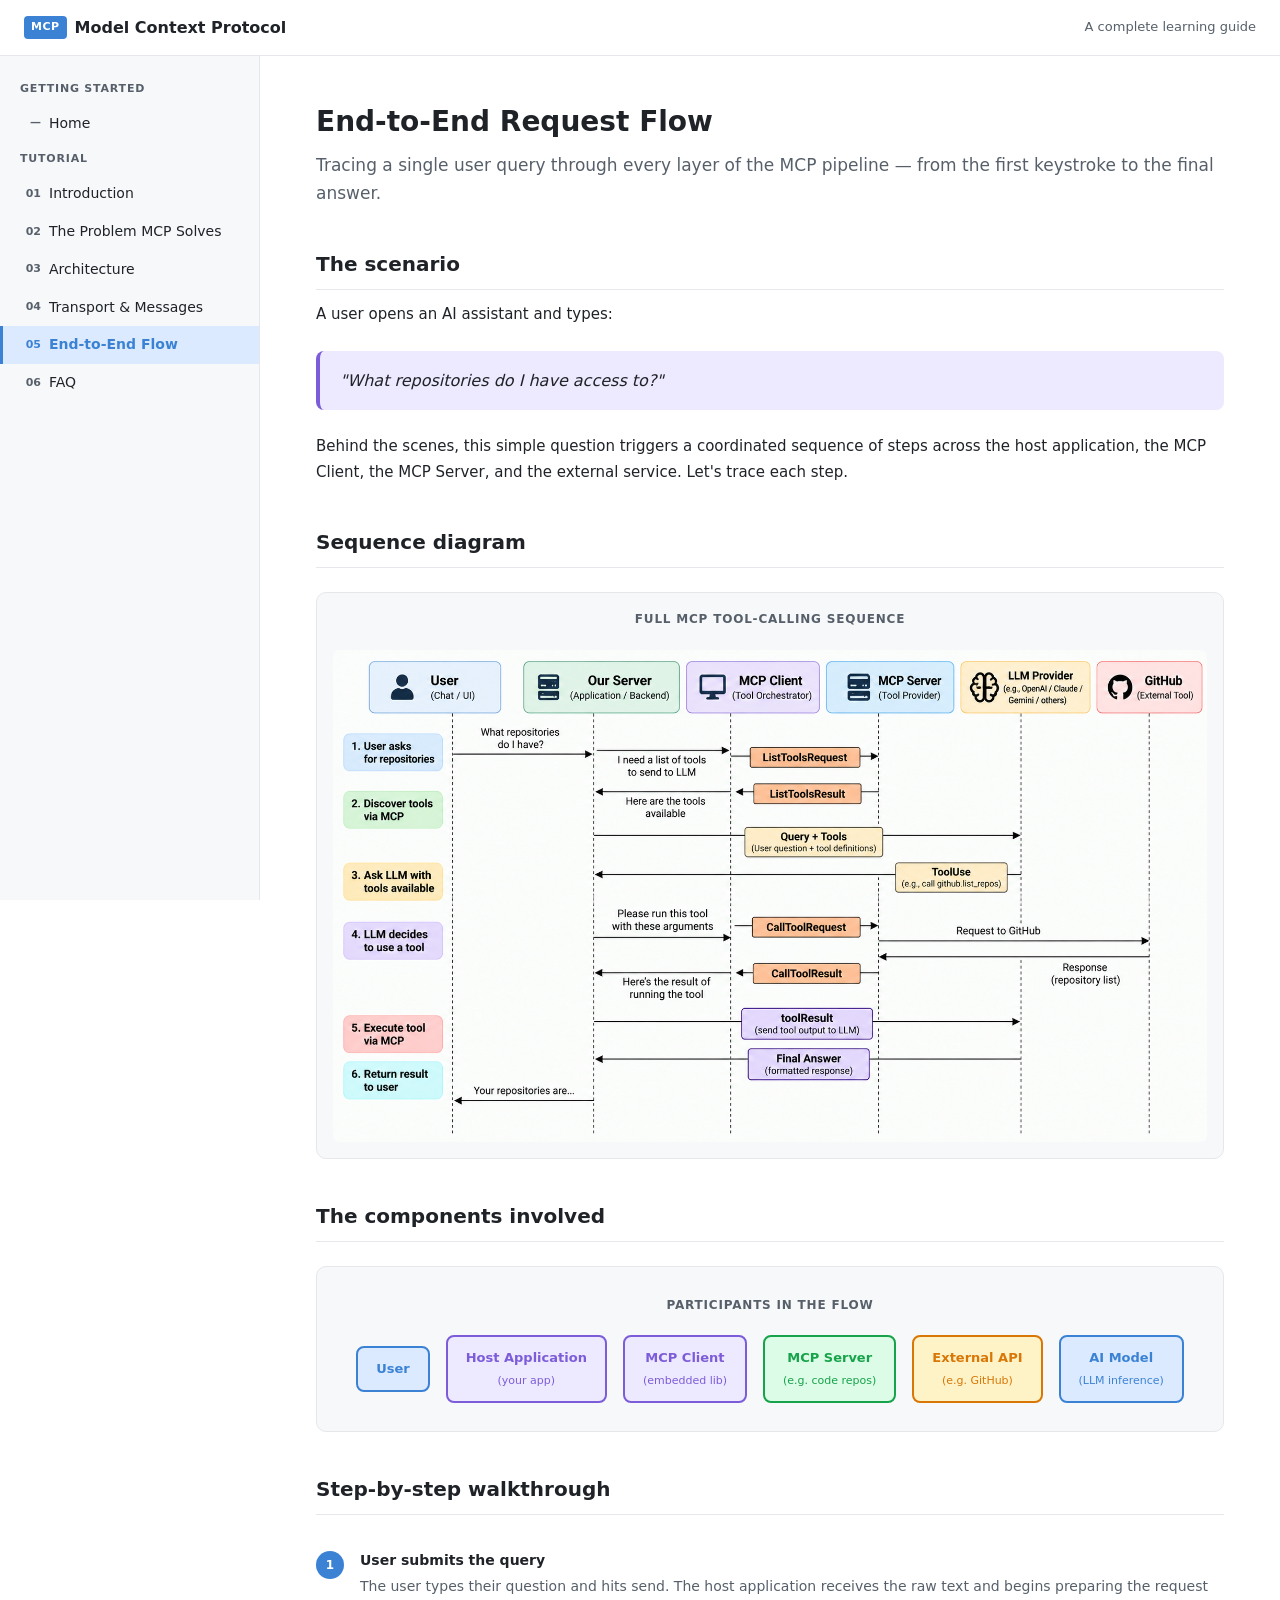
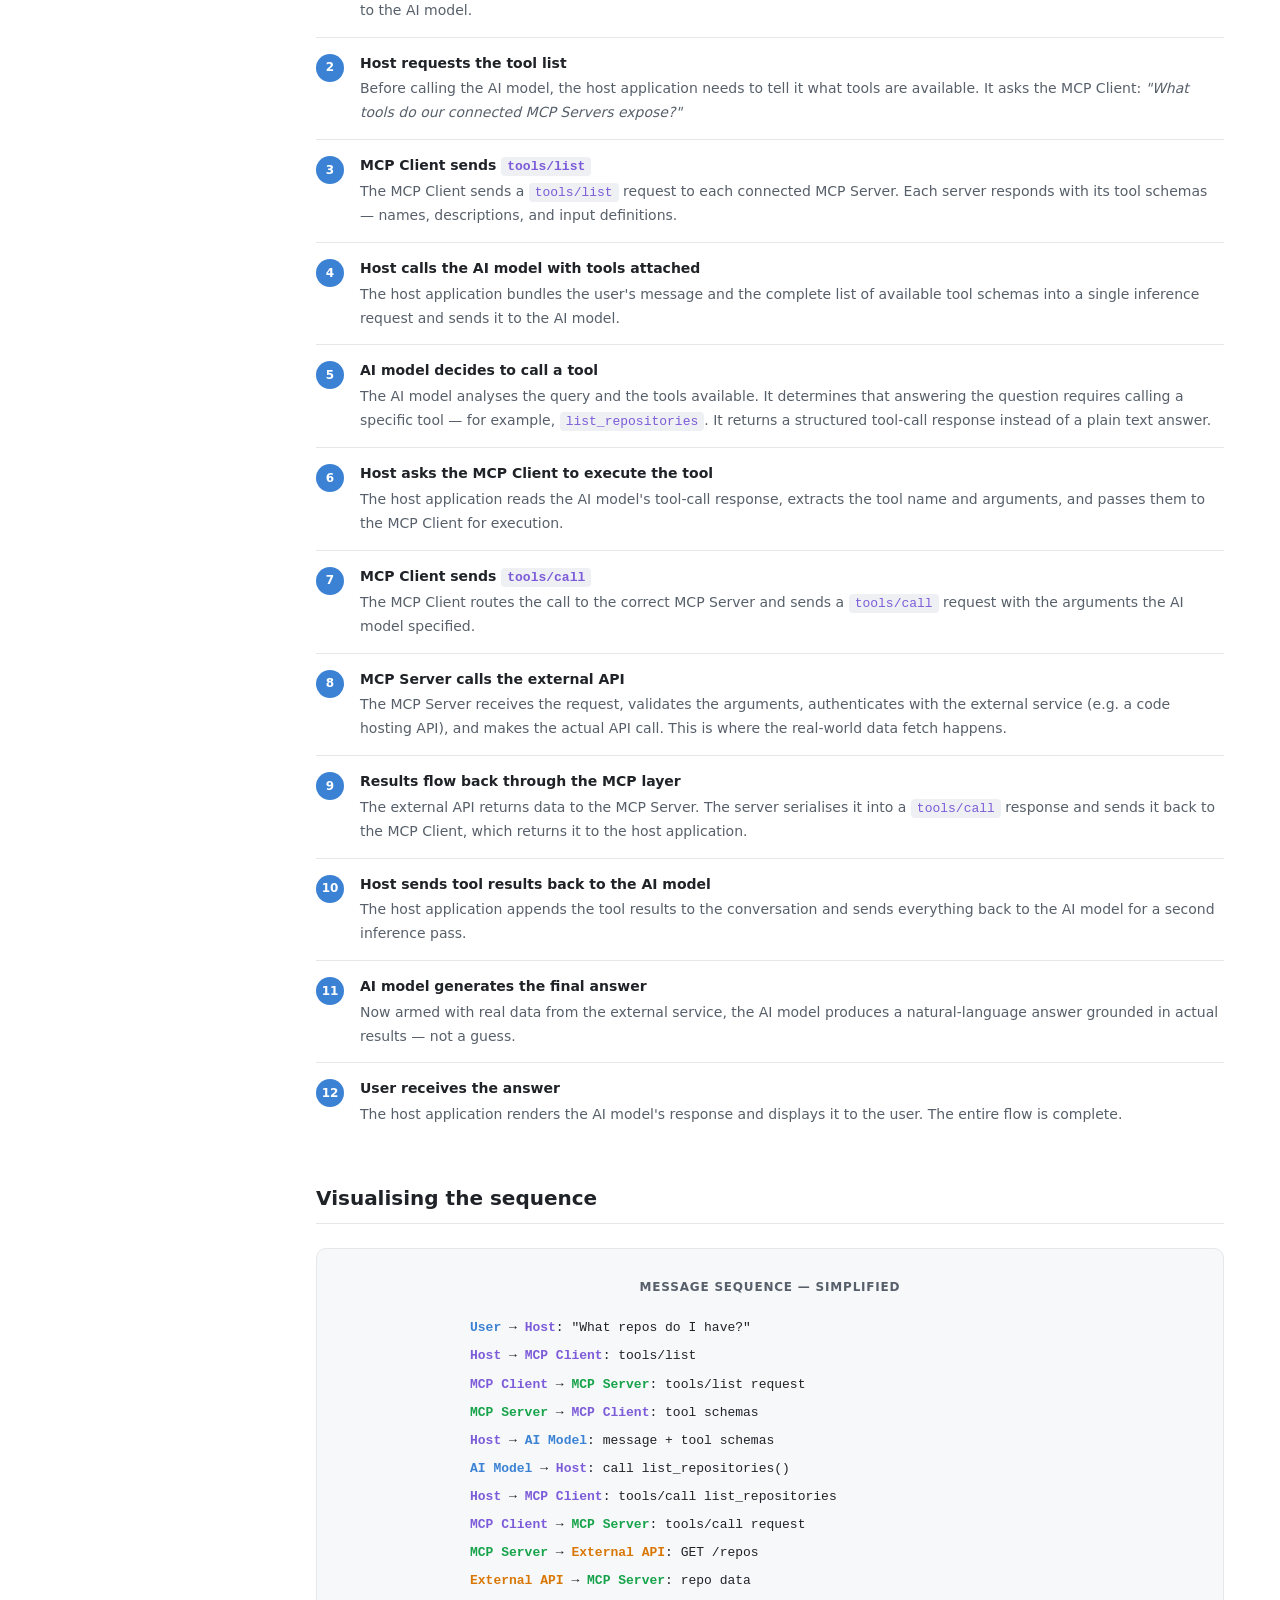
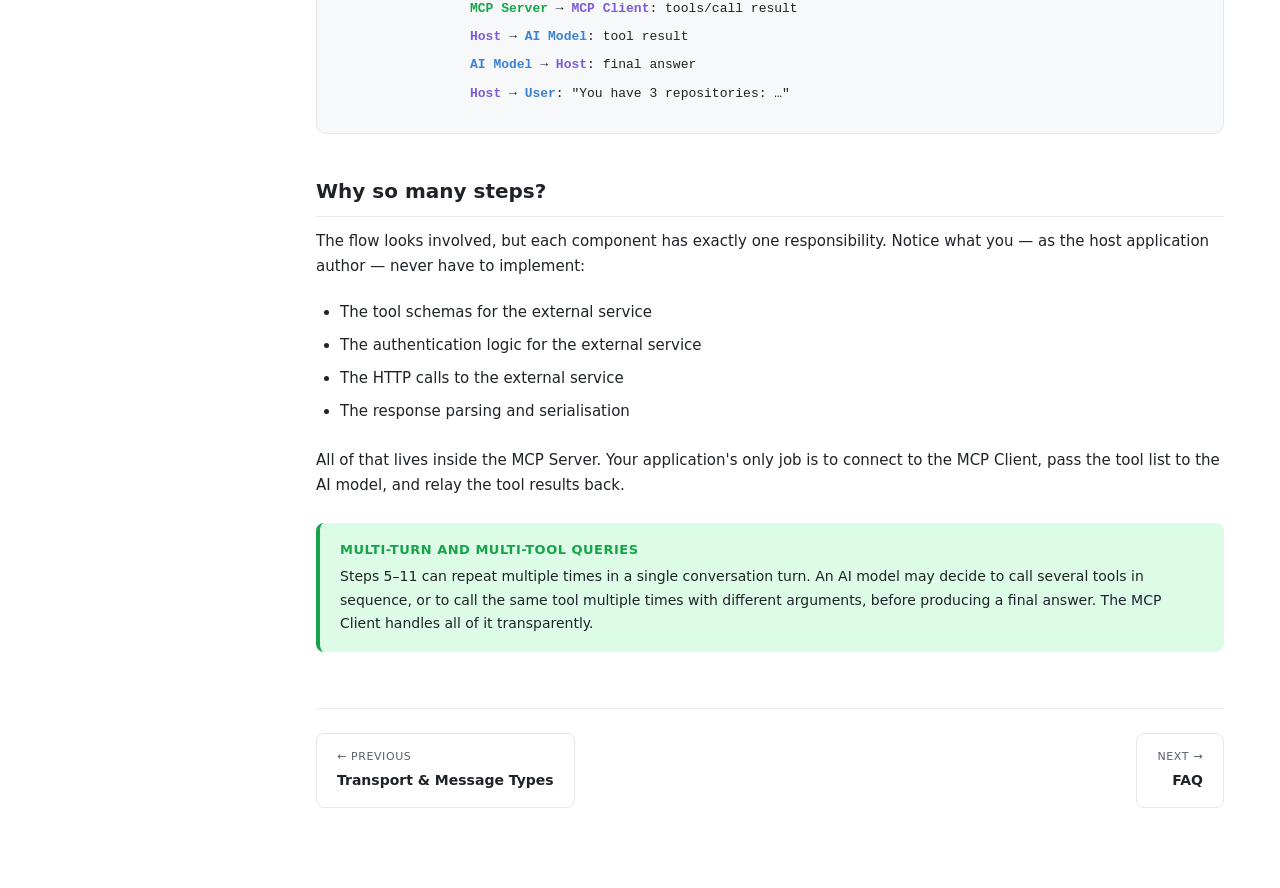
<file: docs/05-flow.html>
<!DOCTYPE html>
<html lang="en">
<head>
  <meta charset="UTF-8" />
  <meta name="viewport" content="width=device-width, initial-scale=1.0" />
  <title>05 — End-to-End Flow</title>
  <link rel="stylesheet" href="../assets/style.css" />
</head>
<body>

<header class="site-header">
  <a class="header-logo" href="../index.html">
    <span class="logo-badge">MCP</span>
    Model Context Protocol
  </a>
  <span class="header-tagline">A complete learning guide</span>
</header>

<nav class="sidebar">
  <div class="sidebar-section">
    <div class="sidebar-section-title">Getting Started</div>
    <a href="../index.html"><span class="step-num">—</span> Home</a>
  </div>
  <div class="sidebar-section">
    <div class="sidebar-section-title">Tutorial</div>
    <a href="01-introduction.html"><span class="step-num">01</span> Introduction</a>
    <a href="02-problem.html"><span class="step-num">02</span> The Problem MCP Solves</a>
    <a href="03-architecture.html"><span class="step-num">03</span> Architecture</a>
    <a href="04-transport.html"><span class="step-num">04</span> Transport &amp; Messages</a>
    <a href="05-flow.html"><span class="step-num">05</span> End-to-End Flow</a>
    <a href="06-faq.html"><span class="step-num">06</span> FAQ</a>
  </div>
</nav>

<main class="main-content">

  <h1>End-to-End Request Flow</h1>
  <p class="page-subtitle">
    Tracing a single user query through every layer of the MCP pipeline — from the first
    keystroke to the final answer.
  </p>

  <h2>The scenario</h2>
  <p>
    A user opens an AI assistant and types:
  </p>
  <div class="callout concept" style="font-style:italic; font-size:16px;">
    "What repositories do I have access to?"
  </div>
  <p>
    Behind the scenes, this simple question triggers a coordinated sequence of steps across
    the host application, the MCP Client, the MCP Server, and the external service.
    Let's trace each step.
  </p>

  <h2>Sequence diagram</h2>
  <div class="diagram" style="padding: 16px;">
    <div class="diagram-title">Full MCP tool-calling sequence</div>
    <img
      src="../assets/mcp-sequence-diagram.png"
      alt="MCP tool-calling sequence diagram: user asks a question, the server discovers tools via ListToolsRequest/ListToolsResult, sends the query + tools to the LLM, the LLM responds with a ToolUse decision, the server executes it via CallToolRequest/CallToolResult, then returns the final answer to the user."
      style="width: 100%; height: auto; border-radius: 6px; display: block;"
    />
  </div>

  <h2>The components involved</h2>
  <div class="diagram">
    <div class="diagram-title">Participants in the flow</div>
    <div class="arch-row" style="gap: 16px; flex-wrap:wrap; justify-content:center;">
      <div class="arch-box accent">User</div>
      <div class="arch-box purple">Host Application<br><span style="font-size:11px;font-weight:400;">(your app)</span></div>
      <div class="arch-box" style="border-color:#7c5cd8; background:#ede9fe; color:#7c5cd8;">MCP Client<br><span style="font-size:11px;font-weight:400;">(embedded lib)</span></div>
      <div class="arch-box green">MCP Server<br><span style="font-size:11px;font-weight:400;">(e.g. code repos)</span></div>
      <div class="arch-box amber">External API<br><span style="font-size:11px;font-weight:400;">(e.g. GitHub)</span></div>
      <div class="arch-box" style="border-color:#3b82d4; background:#dbeafe; color:#3b82d4;">AI Model<br><span style="font-size:11px;font-weight:400;">(LLM inference)</span></div>
    </div>
  </div>

  <h2>Step-by-step walkthrough</h2>

  <ul class="step-list">

    <li>
      <div class="step-badge">1</div>
      <div class="step-text">
        <strong>User submits the query</strong>
        <p>
          The user types their question and hits send. The host application receives the raw
          text and begins preparing the request to the AI model.
        </p>
      </div>
    </li>

    <li>
      <div class="step-badge">2</div>
      <div class="step-text">
        <strong>Host requests the tool list</strong>
        <p>
          Before calling the AI model, the host application needs to tell it what tools are
          available. It asks the MCP Client: <em>"What tools do our connected MCP Servers expose?"</em>
        </p>
      </div>
    </li>

    <li>
      <div class="step-badge">3</div>
      <div class="step-text">
        <strong>MCP Client sends <code>tools/list</code></strong>
        <p>
          The MCP Client sends a <code>tools/list</code> request to each connected MCP Server.
          Each server responds with its tool schemas — names, descriptions, and input definitions.
        </p>
      </div>
    </li>

    <li>
      <div class="step-badge">4</div>
      <div class="step-text">
        <strong>Host calls the AI model with tools attached</strong>
        <p>
          The host application bundles the user's message and the complete list of available
          tool schemas into a single inference request and sends it to the AI model.
        </p>
      </div>
    </li>

    <li>
      <div class="step-badge">5</div>
      <div class="step-text">
        <strong>AI model decides to call a tool</strong>
        <p>
          The AI model analyses the query and the tools available. It determines that
          answering the question requires calling a specific tool — for example,
          <code>list_repositories</code>. It returns a structured tool-call response
          instead of a plain text answer.
        </p>
      </div>
    </li>

    <li>
      <div class="step-badge">6</div>
      <div class="step-text">
        <strong>Host asks the MCP Client to execute the tool</strong>
        <p>
          The host application reads the AI model's tool-call response, extracts the tool
          name and arguments, and passes them to the MCP Client for execution.
        </p>
      </div>
    </li>

    <li>
      <div class="step-badge">7</div>
      <div class="step-text">
        <strong>MCP Client sends <code>tools/call</code></strong>
        <p>
          The MCP Client routes the call to the correct MCP Server and sends a
          <code>tools/call</code> request with the arguments the AI model specified.
        </p>
      </div>
    </li>

    <li>
      <div class="step-badge">8</div>
      <div class="step-text">
        <strong>MCP Server calls the external API</strong>
        <p>
          The MCP Server receives the request, validates the arguments, authenticates with
          the external service (e.g. a code hosting API), and makes the actual API call.
          This is where the real-world data fetch happens.
        </p>
      </div>
    </li>

    <li>
      <div class="step-badge">9</div>
      <div class="step-text">
        <strong>Results flow back through the MCP layer</strong>
        <p>
          The external API returns data to the MCP Server. The server serialises it into
          a <code>tools/call</code> response and sends it back to the MCP Client, which
          returns it to the host application.
        </p>
      </div>
    </li>

    <li>
      <div class="step-badge">10</div>
      <div class="step-text">
        <strong>Host sends tool results back to the AI model</strong>
        <p>
          The host application appends the tool results to the conversation and sends
          everything back to the AI model for a second inference pass.
        </p>
      </div>
    </li>

    <li>
      <div class="step-badge">11</div>
      <div class="step-text">
        <strong>AI model generates the final answer</strong>
        <p>
          Now armed with real data from the external service, the AI model produces a
          natural-language answer grounded in actual results — not a guess.
        </p>
      </div>
    </li>

    <li>
      <div class="step-badge">12</div>
      <div class="step-text">
        <strong>User receives the answer</strong>
        <p>
          The host application renders the AI model's response and displays it to the user.
          The entire flow is complete.
        </p>
      </div>
    </li>

  </ul>

  <h2>Visualising the sequence</h2>

  <div class="diagram">
    <div class="diagram-title">Message sequence — simplified</div>
    <div style="font-family: var(--mono); font-size: 13px; text-align: left; max-width: 600px; margin: 0 auto;">
      <div style="margin-bottom:6px;"><span style="color:var(--accent); font-weight:700;">User</span> &rarr; <span style="color:var(--purple); font-weight:700;">Host</span>: "What repos do I have?"</div>
      <div style="margin-bottom:6px;"><span style="color:var(--purple); font-weight:700;">Host</span> &rarr; <span style="color:var(--purple); font-weight:700;">MCP Client</span>: tools/list</div>
      <div style="margin-bottom:6px;"><span style="color:var(--purple); font-weight:700;">MCP Client</span> &rarr; <span style="color:var(--green); font-weight:700;">MCP Server</span>: tools/list request</div>
      <div style="margin-bottom:6px;"><span style="color:var(--green); font-weight:700;">MCP Server</span> &rarr; <span style="color:var(--purple); font-weight:700;">MCP Client</span>: tool schemas</div>
      <div style="margin-bottom:6px;"><span style="color:var(--purple); font-weight:700;">Host</span> &rarr; <span style="color:var(--accent); font-weight:700;">AI Model</span>: message + tool schemas</div>
      <div style="margin-bottom:6px;"><span style="color:var(--accent); font-weight:700;">AI Model</span> &rarr; <span style="color:var(--purple); font-weight:700;">Host</span>: call list_repositories()</div>
      <div style="margin-bottom:6px;"><span style="color:var(--purple); font-weight:700;">Host</span> &rarr; <span style="color:var(--purple); font-weight:700;">MCP Client</span>: tools/call list_repositories</div>
      <div style="margin-bottom:6px;"><span style="color:var(--purple); font-weight:700;">MCP Client</span> &rarr; <span style="color:var(--green); font-weight:700;">MCP Server</span>: tools/call request</div>
      <div style="margin-bottom:6px;"><span style="color:var(--green); font-weight:700;">MCP Server</span> &rarr; <span style="color:var(--amber); font-weight:700;">External API</span>: GET /repos</div>
      <div style="margin-bottom:6px;"><span style="color:var(--amber); font-weight:700;">External API</span> &rarr; <span style="color:var(--green); font-weight:700;">MCP Server</span>: repo data</div>
      <div style="margin-bottom:6px;"><span style="color:var(--green); font-weight:700;">MCP Server</span> &rarr; <span style="color:var(--purple); font-weight:700;">MCP Client</span>: tools/call result</div>
      <div style="margin-bottom:6px;"><span style="color:var(--purple); font-weight:700;">Host</span> &rarr; <span style="color:var(--accent); font-weight:700;">AI Model</span>: tool result</div>
      <div style="margin-bottom:6px;"><span style="color:var(--accent); font-weight:700;">AI Model</span> &rarr; <span style="color:var(--purple); font-weight:700;">Host</span>: final answer</div>
      <div><span style="color:var(--purple); font-weight:700;">Host</span> &rarr; <span style="color:var(--accent); font-weight:700;">User</span>: "You have 3 repositories: …"</div>
    </div>
  </div>

  <h2>Why so many steps?</h2>
  <p>
    The flow looks involved, but each component has exactly one responsibility. Notice what
    you — as the host application author — never have to implement:
  </p>
  <ul style="margin: 0 0 20px 24px; line-height: 2.2;">
    <li>The tool schemas for the external service</li>
    <li>The authentication logic for the external service</li>
    <li>The HTTP calls to the external service</li>
    <li>The response parsing and serialisation</li>
  </ul>
  <p>
    All of that lives inside the MCP Server. Your application's only job is to connect to the
    MCP Client, pass the tool list to the AI model, and relay the tool results back.
  </p>

  <div class="callout tip">
    <div class="callout-title">Multi-turn and multi-tool queries</div>
    Steps 5–11 can repeat multiple times in a single conversation turn. An AI model may
    decide to call several tools in sequence, or to call the same tool multiple times with
    different arguments, before producing a final answer. The MCP Client handles all of it
    transparently.
  </div>

  <div class="page-nav">
    <a class="prev" href="04-transport.html">
      <span class="nav-direction">&larr; Previous</span>
      <span class="nav-title">Transport &amp; Message Types</span>
    </a>
    <a class="next" href="06-faq.html">
      <span class="nav-direction">Next &rarr;</span>
      <span class="nav-title">FAQ</span>
    </a>
  </div>

</main>

<script src="../assets/nav.js"></script>
</body>
</html>
</file>
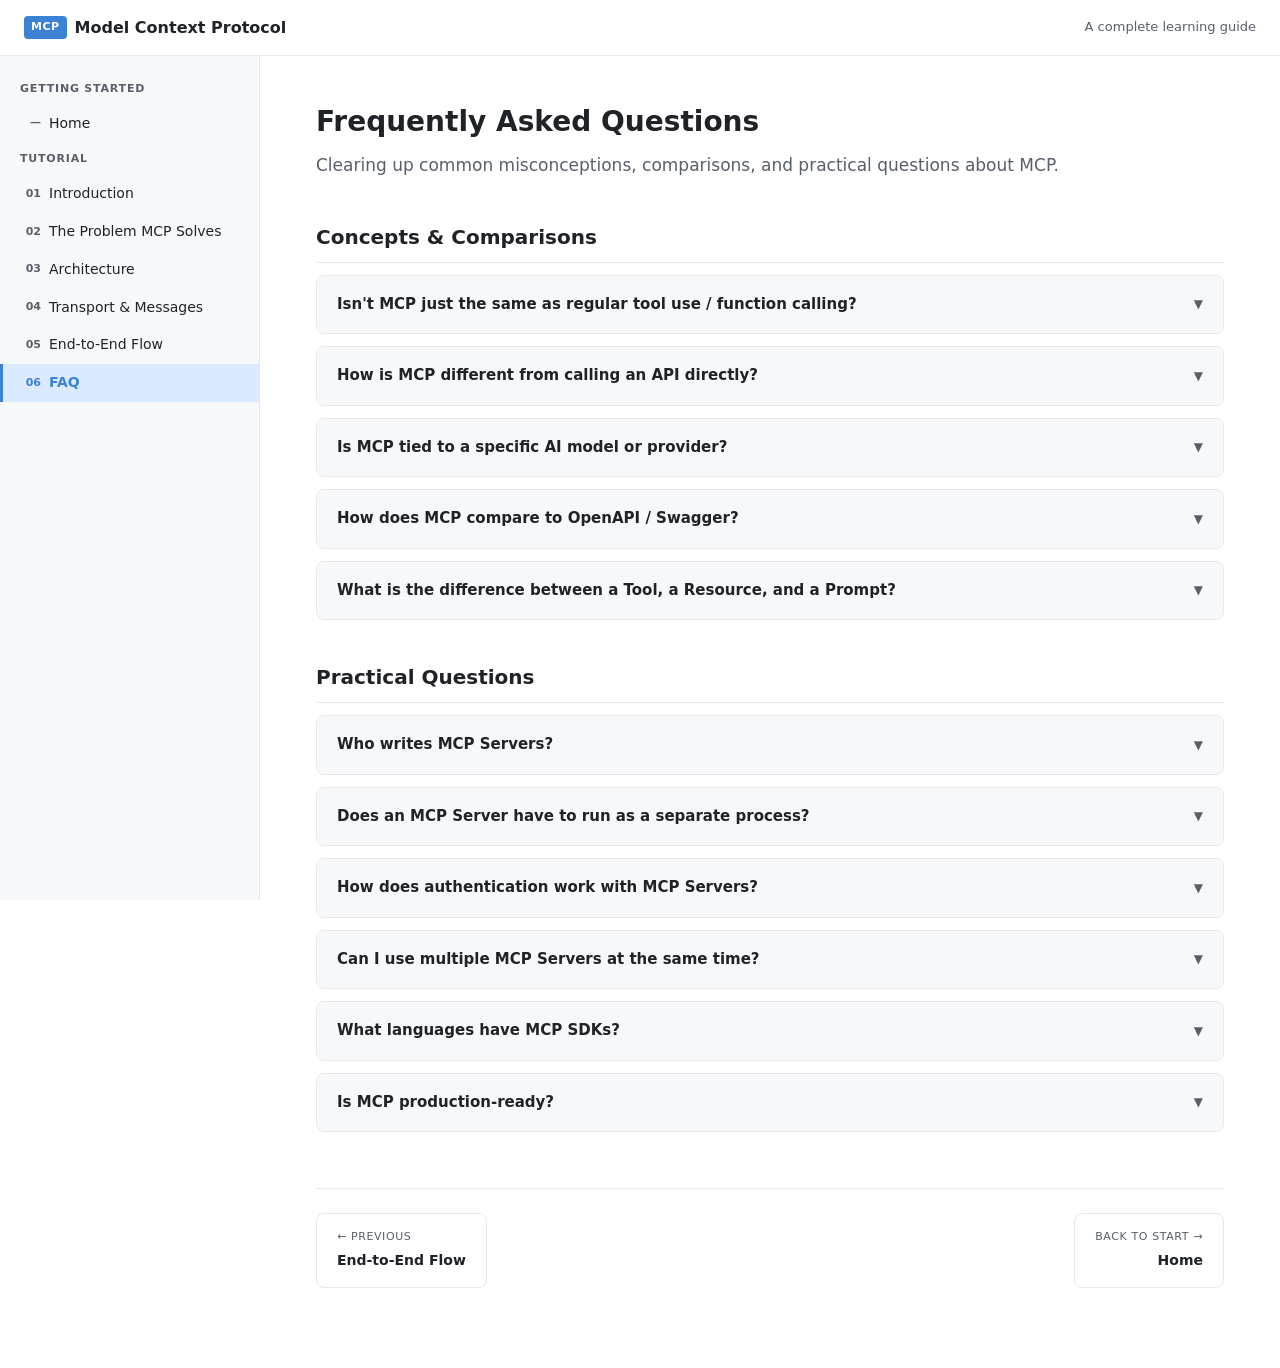
<file: docs/06-faq.html>
<!DOCTYPE html>
<html lang="en">
<head>
  <meta charset="UTF-8" />
  <meta name="viewport" content="width=device-width, initial-scale=1.0" />
  <title>06 — FAQ</title>
  <link rel="stylesheet" href="../assets/style.css" />
</head>
<body>

<header class="site-header">
  <a class="header-logo" href="../index.html">
    <span class="logo-badge">MCP</span>
    Model Context Protocol
  </a>
  <span class="header-tagline">A complete learning guide</span>
</header>

<nav class="sidebar">
  <div class="sidebar-section">
    <div class="sidebar-section-title">Getting Started</div>
    <a href="../index.html"><span class="step-num">—</span> Home</a>
  </div>
  <div class="sidebar-section">
    <div class="sidebar-section-title">Tutorial</div>
    <a href="01-introduction.html"><span class="step-num">01</span> Introduction</a>
    <a href="02-problem.html"><span class="step-num">02</span> The Problem MCP Solves</a>
    <a href="03-architecture.html"><span class="step-num">03</span> Architecture</a>
    <a href="04-transport.html"><span class="step-num">04</span> Transport &amp; Messages</a>
    <a href="05-flow.html"><span class="step-num">05</span> End-to-End Flow</a>
    <a href="06-faq.html"><span class="step-num">06</span> FAQ</a>
  </div>
</nav>

<main class="main-content">

  <h1>Frequently Asked Questions</h1>
  <p class="page-subtitle">
    Clearing up common misconceptions, comparisons, and practical questions about MCP.
  </p>

  <h2>Concepts &amp; Comparisons</h2>

  <div class="faq-item">
    <div class="faq-question">
      Isn't MCP just the same as regular tool use / function calling?
      <span class="faq-chevron">&#9660;</span>
    </div>
    <div class="faq-answer">
      <p>
        This is the most common misconception. <strong>Tool use and MCP are complementary, not the same thing.</strong>
      </p>
      <p>
        <strong>Tool use</strong> (also called function calling) is a capability built into many AI models.
        It lets the model output a structured signal saying "I want to call this function with these arguments."
        The tool definitions are schemas you provide in the inference request.
      </p>
      <p>
        <strong>MCP</strong> is a protocol for <em>where those tool definitions come from</em> and
        <em>how the tool executes</em>. Without MCP you would write and maintain the tool schemas yourself.
        With MCP, an MCP Server provides them — and also handles execution on your behalf.
      </p>
      <p>
        In short: tool use is a model capability; MCP is an integration standard. They work together.
      </p>
    </div>
  </div>

  <div class="faq-item">
    <div class="faq-question">
      How is MCP different from calling an API directly?
      <span class="faq-chevron">&#9660;</span>
    </div>
    <div class="faq-answer">
      <p>
        When you call an API directly, you are responsible for:
      </p>
      <ul style="margin: 8px 0 12px 20px; line-height: 2;">
        <li>Writing the tool schema so the AI model knows what the function does</li>
        <li>Implementing the HTTP call, auth, and response parsing</li>
        <li>Maintaining that code as the API evolves</li>
      </ul>
      <p>
        An MCP Server wraps the API and handles all three of those things. Your application
        just needs to connect to the MCP Server — no schemas to write, no API client to implement.
      </p>
      <p>
        The other key difference is <strong>standardisation</strong>. Because MCP is a common interface,
        the same tool discovery and execution mechanism works across every MCP Server, regardless of
        which API sits behind it.
      </p>
    </div>
  </div>

  <div class="faq-item">
    <div class="faq-question">
      Is MCP tied to a specific AI model or provider?
      <span class="faq-chevron">&#9660;</span>
    </div>
    <div class="faq-answer">
      <p>
        No. MCP is an open protocol and is completely LLM-agnostic. Any AI model that supports
        structured tool calling can work with MCP — whether it is a hosted commercial model or
        an open-source model running locally.
      </p>
      <p>
        The MCP Client library handles the communication with MCP Servers; the AI model just
        receives tool schemas and returns tool-call decisions. Those are independent concerns.
      </p>
    </div>
  </div>

  <div class="faq-item">
    <div class="faq-question">
      How does MCP compare to OpenAPI / Swagger?
      <span class="faq-chevron">&#9660;</span>
    </div>
    <div class="faq-answer">
      <p>
        OpenAPI is a specification for describing REST APIs. It defines endpoints, request/response
        schemas, and authentication — but it does not define how an AI model should <em>discover</em>
        or <em>call</em> those APIs at runtime.
      </p>
      <p>
        MCP solves a different problem: it defines a live, runtime protocol that a running AI
        application uses to discover tools and execute them. An MCP Server <em>could</em> be
        backed by an OpenAPI-described service, but MCP itself is the real-time communication
        contract between the AI application layer and the integration layer.
      </p>
    </div>
  </div>

  <div class="faq-item">
    <div class="faq-question">
      What is the difference between a Tool, a Resource, and a Prompt?
      <span class="faq-chevron">&#9660;</span>
    </div>
    <div class="faq-answer">
      <table class="compare-table" style="margin-top:8px;">
        <thead>
          <tr><th>Primitive</th><th>What it is</th><th>Who decides to use it</th></tr>
        </thead>
        <tbody>
          <tr>
            <td><strong>Tool</strong></td>
            <td>A callable function with a typed schema — performs an action or retrieves data</td>
            <td>The AI model (it decides when to call tools based on the conversation)</td>
          </tr>
          <tr>
            <td><strong>Resource</strong></td>
            <td>A URI-addressed, read-only piece of data the AI can fetch</td>
            <td>The AI model or the host application (explicit fetch)</td>
          </tr>
          <tr>
            <td><strong>Prompt</strong></td>
            <td>A reusable, parameterised prompt template stored on the server</td>
            <td>The host application (it retrieves and injects prompts as needed)</td>
          </tr>
        </tbody>
      </table>
    </div>
  </div>

  <h2>Practical Questions</h2>

  <div class="faq-item">
    <div class="faq-question">
      Who writes MCP Servers?
      <span class="faq-chevron">&#9660;</span>
    </div>
    <div class="faq-answer">
      <p>Anyone can write an MCP Server. You will encounter three main sources:</p>
      <ul style="margin: 8px 0 0 20px; line-height: 2.2;">
        <li>
          <strong>Official servers from service providers</strong> — A cloud platform might
          release an official MCP Server that exposes their own APIs. This is the highest-quality
          option because the provider maintains it alongside the API itself.
        </li>
        <li>
          <strong>Community-maintained open-source servers</strong> — The community often builds
          MCP Servers for popular tools and platforms. Check that the project is actively maintained
          before adopting it.
        </li>
        <li>
          <strong>Internal / custom servers</strong> — Your team can build MCP Servers for internal
          systems or proprietary data sources. The specification is open and SDKs exist for
          TypeScript and Python to make this straightforward.
        </li>
      </ul>
    </div>
  </div>

  <div class="faq-item">
    <div class="faq-question">
      Does an MCP Server have to run as a separate process?
      <span class="faq-chevron">&#9660;</span>
    </div>
    <div class="faq-answer">
      <p>
        No. While many MCP Servers run as separate processes (especially when using stdio transport),
        you can also embed an MCP Server in-process with your host application, or connect to a
        remote MCP Server running on a different machine or cloud service.
      </p>
      <p>
        For local development, running the server as a subprocess over stdio is the simplest approach.
        For production, remote servers accessed over HTTP + SSE or WebSockets are common.
      </p>
    </div>
  </div>

  <div class="faq-item">
    <div class="faq-question">
      How does authentication work with MCP Servers?
      <span class="faq-chevron">&#9660;</span>
    </div>
    <div class="faq-answer">
      <p>
        MCP itself does not prescribe a specific authentication mechanism — that is left to the
        implementation. In practice, authentication is handled at two levels:
      </p>
      <ul style="margin: 8px 0 0 20px; line-height: 2.2;">
        <li>
          <strong>Client-to-server</strong>: How your application authenticates with the MCP Server.
          For local (stdio) servers this is often implicit (same process, same user). For remote
          servers, API keys, OAuth tokens, or mTLS are common.
        </li>
        <li>
          <strong>Server-to-external-service</strong>: How the MCP Server authenticates with the
          external API it wraps. This is entirely the server's responsibility — your application
          never handles it.
        </li>
      </ul>
    </div>
  </div>

  <div class="faq-item">
    <div class="faq-question">
      Can I use multiple MCP Servers at the same time?
      <span class="faq-chevron">&#9660;</span>
    </div>
    <div class="faq-answer">
      <p>
        Yes. A single MCP Client can maintain connections to multiple MCP Servers simultaneously.
        All the tools from all the connected servers are merged into a single tool list that gets
        passed to the AI model. The client handles routing — when the AI model calls a tool, the
        client knows which server to send the request to.
      </p>
    </div>
  </div>

  <div class="faq-item">
    <div class="faq-question">
      What languages have MCP SDKs?
      <span class="faq-chevron">&#9660;</span>
    </div>
    <div class="faq-answer">
      <p>
        Official SDKs exist for <strong>TypeScript</strong> and <strong>Python</strong>, maintained
        by Anthropic at <a href="https://github.com/modelcontextprotocol" target="_blank" rel="noopener">github.com/modelcontextprotocol</a>.
      </p>
      <p>
        Community SDKs are also available for other languages including Go, Rust, Java, and Kotlin.
        Because MCP is an open specification based on JSON-RPC, you can implement it in any language
        that can serialise JSON and communicate over the chosen transport.
      </p>
    </div>
  </div>

  <div class="faq-item">
    <div class="faq-question">
      Is MCP production-ready?
      <span class="faq-chevron">&#9660;</span>
    </div>
    <div class="faq-answer">
      <p>
        MCP was released in late 2024 and has seen rapid adoption. Major AI development tools,
        IDEs, and platforms have added MCP support. The specification is versioned and evolving,
        so check the
        <a href="https://modelcontextprotocol.io/changelog" target="_blank" rel="noopener">official changelog</a>
        for the latest status.
      </p>
      <p>
        For production use, prefer official or well-maintained community MCP Servers, pin the
        MCP SDK version in your dependencies, and treat the security boundary between your
        application and MCP Servers as you would any other external service dependency.
      </p>
    </div>
  </div>

  <div class="page-nav">
    <a class="prev" href="05-flow.html">
      <span class="nav-direction">&larr; Previous</span>
      <span class="nav-title">End-to-End Flow</span>
    </a>
    <a class="next" href="../index.html">
      <span class="nav-direction">Back to start &rarr;</span>
      <span class="nav-title">Home</span>
    </a>
  </div>

</main>

<script src="../assets/nav.js"></script>
</body>
</html>
</file>
<file: assets/style.css>
/* ===== Reset & Base ===== */
*, *::before, *::after { box-sizing: border-box; margin: 0; padding: 0; }

:root {
  --bg: #ffffff;
  --surface: #f7f8fa;
  --surface-2: #eef0f3;
  --border: #e5e7eb;
  --text: #1f2328;
  --muted: #57606a;
  --accent: #3b82d4;
  --accent-light: #dbeafe;
  --green: #16a34a;
  --green-light: #dcfce7;
  --amber: #d97706;
  --amber-light: #fef3c7;
  --purple: #7c5cd8;
  --purple-light: #ede9fe;
  --sidebar-w: 260px;
  --header-h: 56px;
  --font: -apple-system, "Segoe UI", system-ui, sans-serif;
  --mono: "SFMono-Regular", Consolas, "Liberation Mono", Menlo, monospace;
}

html { scroll-behavior: smooth; }

body {
  font-family: var(--font);
  font-size: 15px;
  line-height: 1.7;
  color: var(--text);
  background: var(--bg);
}

/* ===== Header ===== */
.site-header {
  position: fixed;
  top: 0; left: 0; right: 0;
  height: var(--header-h);
  background: var(--bg);
  border-bottom: 1px solid var(--border);
  display: flex;
  align-items: center;
  padding: 0 24px;
  z-index: 100;
  gap: 16px;
}

.header-logo {
  font-weight: 700;
  font-size: 16px;
  color: var(--text);
  text-decoration: none;
  display: flex;
  align-items: center;
  gap: 8px;
}

.header-logo .logo-badge {
  background: var(--accent);
  color: #fff;
  font-size: 11px;
  font-weight: 700;
  padding: 2px 7px;
  border-radius: 4px;
  letter-spacing: 0.5px;
}

.header-tagline {
  color: var(--muted);
  font-size: 13px;
  margin-left: auto;
}

/* ===== Sidebar ===== */
.sidebar {
  position: fixed;
  top: var(--header-h);
  left: 0;
  bottom: 0;
  width: var(--sidebar-w);
  background: var(--surface);
  border-right: 1px solid var(--border);
  overflow-y: auto;
  padding: 24px 0;
}

.sidebar-section {
  margin-bottom: 8px;
}

.sidebar-section-title {
  font-size: 11px;
  font-weight: 700;
  text-transform: uppercase;
  letter-spacing: 0.8px;
  color: var(--muted);
  padding: 0 20px 6px;
}

.sidebar a {
  display: flex;
  align-items: center;
  gap: 8px;
  padding: 7px 20px;
  color: var(--text);
  text-decoration: none;
  font-size: 14px;
  border-left: 3px solid transparent;
  transition: background 0.15s, border-color 0.15s;
}

.sidebar a:hover {
  background: var(--surface-2);
}

.sidebar a.active {
  background: var(--accent-light);
  border-left-color: var(--accent);
  color: var(--accent);
  font-weight: 600;
}

.sidebar a .step-num {
  font-size: 11px;
  font-weight: 700;
  color: var(--muted);
  width: 18px;
  text-align: right;
  flex-shrink: 0;
}

.sidebar a.active .step-num { color: var(--accent); }

/* ===== Main Content ===== */
.main-content {
  margin-left: var(--sidebar-w);
  margin-top: var(--header-h);
  min-height: calc(100vh - var(--header-h));
  padding: 48px 56px 80px;
  max-width: calc(var(--sidebar-w) + 780px);
}

/* ===== Typography ===== */
h1 { font-size: 28px; font-weight: 700; line-height: 1.3; margin-bottom: 12px; }
h2 { font-size: 20px; font-weight: 700; margin-top: 40px; margin-bottom: 12px; padding-bottom: 8px; border-bottom: 1px solid var(--border); }
h3 { font-size: 16px; font-weight: 600; margin-top: 28px; margin-bottom: 8px; }
p  { margin-bottom: 16px; color: var(--text); }

.page-subtitle {
  font-size: 17px;
  color: var(--muted);
  margin-bottom: 32px;
  line-height: 1.6;
}

/* ===== Callout boxes ===== */
.callout {
  border-radius: 8px;
  padding: 16px 20px;
  margin: 24px 0;
  border-left: 4px solid;
  font-size: 14px;
}

.callout-title {
  font-weight: 700;
  margin-bottom: 4px;
  font-size: 13px;
  text-transform: uppercase;
  letter-spacing: 0.5px;
}

.callout.info    { background: var(--accent-light); border-color: var(--accent);  }
.callout.info .callout-title { color: var(--accent); }
.callout.tip     { background: var(--green-light);  border-color: var(--green);   }
.callout.tip .callout-title  { color: var(--green);  }
.callout.note    { background: var(--amber-light);  border-color: var(--amber);   }
.callout.note .callout-title { color: var(--amber);  }
.callout.concept { background: var(--purple-light); border-color: var(--purple);  }
.callout.concept .callout-title { color: var(--purple); }

/* ===== Code ===== */
code {
  font-family: var(--mono);
  font-size: 13px;
  background: var(--surface-2);
  padding: 2px 6px;
  border-radius: 4px;
  color: var(--purple);
}

pre {
  background: #1e2432;
  color: #e2e8f0;
  padding: 20px 24px;
  border-radius: 8px;
  overflow-x: auto;
  margin: 20px 0;
  font-family: var(--mono);
  font-size: 13px;
  line-height: 1.6;
}

pre code { background: none; color: inherit; padding: 0; font-size: inherit; }

/* ===== Diagram boxes ===== */
.diagram {
  border: 1px solid var(--border);
  border-radius: 10px;
  background: var(--surface);
  padding: 28px;
  margin: 24px 0;
  text-align: center;
}

.diagram-title {
  font-size: 12px;
  text-transform: uppercase;
  letter-spacing: 0.8px;
  color: var(--muted);
  margin-bottom: 20px;
  font-weight: 600;
}

.arch-row {
  display: flex;
  align-items: center;
  justify-content: center;
  gap: 0;
  flex-wrap: wrap;
  gap: 4px;
}

.arch-box {
  background: var(--bg);
  border: 2px solid var(--border);
  border-radius: 8px;
  padding: 10px 18px;
  font-size: 13px;
  font-weight: 600;
  white-space: nowrap;
}

.arch-box.accent  { border-color: var(--accent);  background: var(--accent-light);  color: var(--accent); }
.arch-box.green   { border-color: var(--green);   background: var(--green-light);   color: var(--green);  }
.arch-box.purple  { border-color: var(--purple);  background: var(--purple-light);  color: var(--purple); }
.arch-box.amber   { border-color: var(--amber);   background: var(--amber-light);   color: var(--amber);  }

.arch-arrow {
  font-size: 18px;
  color: var(--muted);
  padding: 0 4px;
}

/* ===== Step list ===== */
.step-list { list-style: none; margin: 20px 0; }
.step-list li {
  display: flex;
  gap: 16px;
  padding: 14px 0;
  border-bottom: 1px solid var(--border);
}
.step-list li:last-child { border-bottom: none; }

.step-badge {
  flex-shrink: 0;
  width: 28px;
  height: 28px;
  border-radius: 50%;
  background: var(--accent);
  color: #fff;
  font-size: 12px;
  font-weight: 700;
  display: flex;
  align-items: center;
  justify-content: center;
  margin-top: 2px;
}

.step-text strong { display: block; margin-bottom: 2px; font-size: 14px; }
.step-text p { margin: 0; font-size: 14px; color: var(--muted); }

/* ===== Comparison table ===== */
.compare-table {
  width: 100%;
  border-collapse: collapse;
  margin: 24px 0;
  font-size: 14px;
}

.compare-table th {
  text-align: left;
  padding: 10px 16px;
  background: var(--surface-2);
  border: 1px solid var(--border);
  font-weight: 700;
  font-size: 13px;
}

.compare-table td {
  padding: 10px 16px;
  border: 1px solid var(--border);
  vertical-align: top;
}

.compare-table tr:nth-child(even) td { background: var(--surface); }

/* ===== FAQ ===== */
.faq-item {
  border: 1px solid var(--border);
  border-radius: 8px;
  margin-bottom: 12px;
  overflow: hidden;
}

.faq-question {
  padding: 16px 20px;
  font-weight: 600;
  font-size: 15px;
  background: var(--surface);
  cursor: pointer;
  display: flex;
  justify-content: space-between;
  align-items: center;
  user-select: none;
}

.faq-question:hover { background: var(--surface-2); }

.faq-chevron { font-size: 12px; color: var(--muted); transition: transform 0.2s; }
.faq-item.open .faq-chevron { transform: rotate(180deg); }

.faq-answer {
  display: none;
  padding: 16px 20px;
  font-size: 14px;
  line-height: 1.7;
  border-top: 1px solid var(--border);
  color: var(--text);
}

.faq-item.open .faq-answer { display: block; }

/* ===== Cards ===== */
.card-grid {
  display: grid;
  grid-template-columns: repeat(auto-fill, minmax(220px, 1fr));
  gap: 16px;
  margin: 24px 0;
}

.card {
  border: 1px solid var(--border);
  border-radius: 10px;
  padding: 20px;
  background: var(--surface);
}

.card-icon { font-size: 22px; margin-bottom: 10px; }
.card h4 { font-size: 14px; font-weight: 700; margin-bottom: 6px; }
.card p { font-size: 13px; color: var(--muted); margin: 0; line-height: 1.6; }

/* ===== Pagination ===== */
.page-nav {
  display: flex;
  justify-content: space-between;
  align-items: center;
  margin-top: 56px;
  padding-top: 24px;
  border-top: 1px solid var(--border);
  gap: 16px;
}

.page-nav a {
  display: flex;
  flex-direction: column;
  text-decoration: none;
  padding: 14px 20px;
  border: 1px solid var(--border);
  border-radius: 8px;
  max-width: 260px;
  transition: border-color 0.15s, background 0.15s;
}

.page-nav a:hover { border-color: var(--accent); background: var(--accent-light); }
.page-nav .nav-direction { font-size: 11px; text-transform: uppercase; color: var(--muted); letter-spacing: 0.6px; margin-bottom: 2px; }
.page-nav .nav-title { font-size: 14px; font-weight: 600; color: var(--text); }
.page-nav a:hover .nav-title { color: var(--accent); }
.page-nav .prev { text-align: left; }
.page-nav .next { text-align: right; margin-left: auto; }

/* ===== Index hero ===== */
.hero {
  padding: 48px 0 32px;
}

.hero-badge {
  display: inline-block;
  background: var(--accent-light);
  color: var(--accent);
  font-size: 12px;
  font-weight: 700;
  padding: 4px 12px;
  border-radius: 20px;
  margin-bottom: 16px;
  letter-spacing: 0.5px;
}

.hero h1 { font-size: 36px; line-height: 1.2; margin-bottom: 16px; }
.hero p { font-size: 17px; color: var(--muted); max-width: 560px; margin-bottom: 32px; }

.btn {
  display: inline-flex;
  align-items: center;
  gap: 6px;
  padding: 10px 20px;
  border-radius: 8px;
  font-size: 14px;
  font-weight: 600;
  text-decoration: none;
  transition: background 0.15s, border-color 0.15s;
}

.btn-primary { background: var(--accent); color: #fff; border: 2px solid var(--accent); }
.btn-primary:hover { background: #2563b0; border-color: #2563b0; }
.btn-outline { background: transparent; color: var(--text); border: 2px solid var(--border); }
.btn-outline:hover { border-color: var(--accent); color: var(--accent); }

.btn-row { display: flex; gap: 12px; flex-wrap: wrap; }

.chapter-list { list-style: none; margin: 32px 0; }
.chapter-list li {
  border: 1px solid var(--border);
  border-radius: 8px;
  margin-bottom: 10px;
  transition: border-color 0.15s;
}
.chapter-list li:hover { border-color: var(--accent); }
.chapter-list a {
  display: flex;
  align-items: center;
  gap: 16px;
  padding: 16px 20px;
  text-decoration: none;
  color: var(--text);
}
.chapter-num {
  font-size: 12px;
  font-weight: 700;
  color: var(--muted);
  width: 24px;
  flex-shrink: 0;
}
.chapter-info strong { display: block; font-size: 15px; }
.chapter-info span { font-size: 13px; color: var(--muted); }
.chapter-arrow { margin-left: auto; color: var(--muted); }

/* ===== Responsive ===== */
@media (max-width: 768px) {
  .sidebar { display: none; }
  .main-content { margin-left: 0; padding: 24px 20px 60px; }
  .hero h1 { font-size: 26px; }
  .arch-row { flex-direction: column; align-items: center; }
  .arch-arrow { transform: rotate(90deg); }
}
</file>
